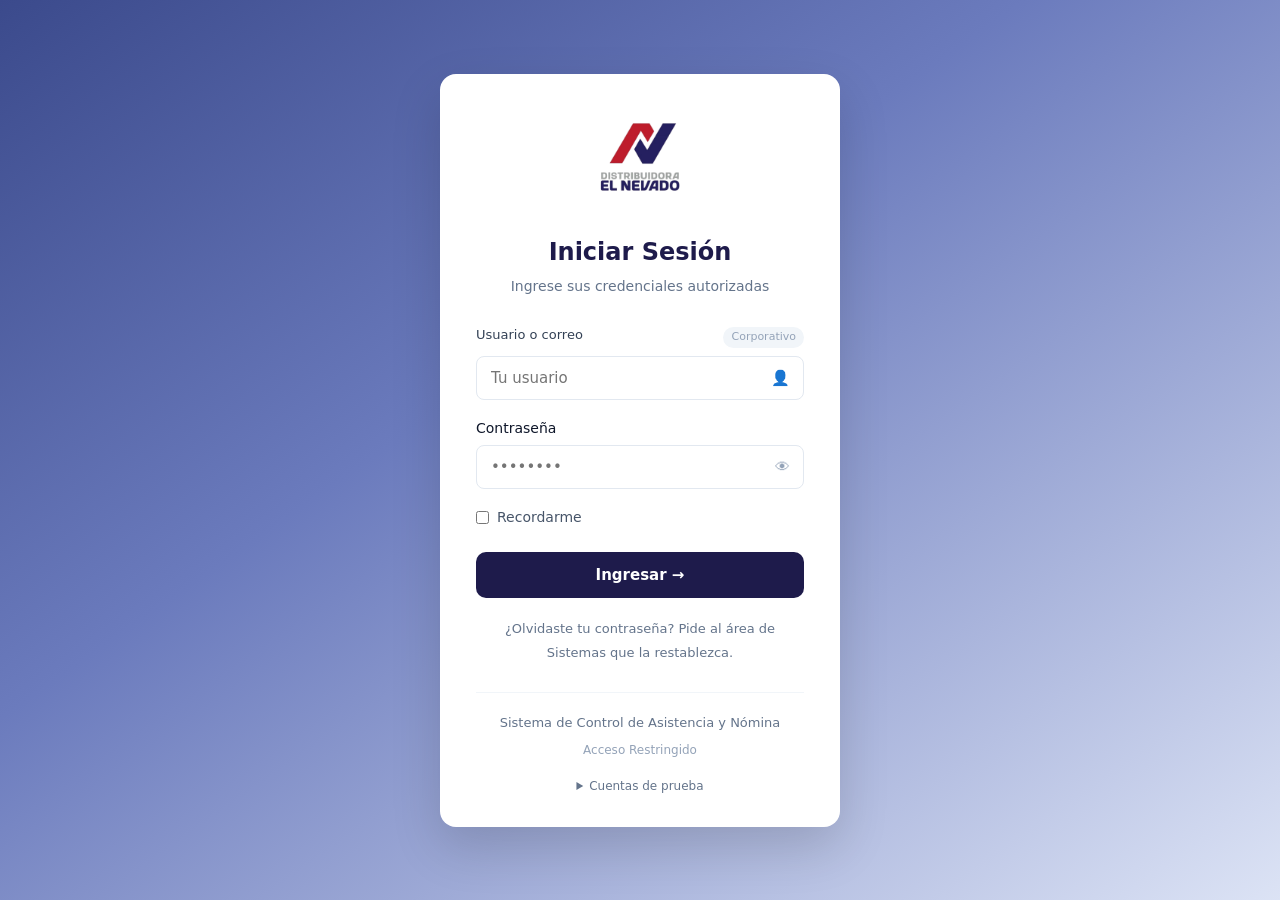
<file: Frontend/index.html>
<!DOCTYPE html>
<html lang="es">

<head>
    <meta charset="UTF-8">
    <meta name="viewport" content="width=device-width, initial-scale=1.0">
    <title>Iniciar Sesión | Distribuidora El Nevado</title>
    <link rel="stylesheet" href="recursos/main.css">
    <link rel="stylesheet" href="recursos/login.css">
    <!-- Sesión y permisos por rol (antes que cualquier otro script) -->
    <script src="recursos/sesion.js"></script>
</head>

<body class="login-page">

    <div class="login-container">
        <div class="login-card">

            <!-- Logo -->
            <div class="login-card__logo">
                <img src="recursos/logo.png" alt="El Nevado">
            </div>

            <!-- Título -->
            <h1 class="login-card__title">Iniciar Sesión</h1>
            <p class="login-card__subtitle">Ingrese sus credenciales autorizadas</p>

            <!-- Formulario -->
            <form class="login-form" id="loginForm" novalidate>

                <!-- Usuario -->
                <div class="form-group">
                    <div class="label-row">
                        <label for="usuario">Usuario o correo</label>
                        <span class="label-tag">Corporativo</span>
                    </div>
                    <div class="input-icon">
                        <input type="text" id="usuario" name="usuario" placeholder="Tu usuario" autocomplete="username"
                            required>
                        <span class="icon">👤</span>
                    </div>
                </div>

                <!-- Contraseña -->
                <div class="form-group">
                    <label for="password">Contraseña</label>
                    <div class="input-icon">
                        <input type="password" id="password" name="password" placeholder="••••••••" autocomplete="current-password" required>
                        <button type="button" class="toggle-password" id="togglePassword" aria-label="Mostrar contraseña">👁</button>
                    </div>
                </div>

                <!-- Recordarme -->
                <div class="form-row">
                    <label class="checkbox-label">
                        <input type="checkbox" name="recordarme" id="recordarme">
                        Recordarme
                    </label>
                </div>

                <p class="login-error hidden" id="loginError" role="alert"></p>

                <!-- Botón -->
                <button type="submit" class="btn btn--primary btn--full">
                    Ingresar →
                </button>

                <!-- Olvidé contraseña -->
                <div class="login-form__footer">
                    <span>¿Olvidaste tu contraseña? Pide al área de Sistemas que la restablezca.</span>
                </div>
            </form>

            <!-- Texto inferior -->
            <div class="login-card__bottom">
                <p>Sistema de Control de Asistencia y Nómina</p>
                <span>Acceso Restringido</span>
            </div>

            <!-- Cuentas de prueba: se quitan cuando exista el servidor -->
            <details class="login-demo">
                <summary>Cuentas de prueba</summary>
                <ul>
                    <li><strong>super</strong> / super123 · Super usuario</li>
                    <li><strong>rh</strong> / rh123 · Recursos Humanos</li>
                    <li><strong>admin01</strong> / admin123 · Admin sucursal 01</li>
                    <li><strong>admin05</strong> / admin123 · Admin sucursal 05</li>
                    <li><strong>sistemas</strong> / sistemas123 · Sistemas</li>
                </ul>
            </details>

        </div>
    </div>

    <script>
        const formulario = document.getElementById('loginForm');
        const mensajeError = document.getElementById('loginError');
        const campoPassword = document.getElementById('password');

        function mostrarError(texto) {
            mensajeError.textContent = texto;
            mensajeError.classList.remove('hidden');
        }

        formulario.addEventListener('submit', (evento) => {
            evento.preventDefault();
            const usuario = document.getElementById('usuario').value.trim();
            const contrasena = campoPassword.value;
            if (!usuario || !contrasena) return mostrarError('Escribe tu usuario y tu contraseña.');

            const resultado = iniciarSesion(usuario, contrasena, document.getElementById('recordarme').checked);
            if (resultado.error) {
                mostrarError(resultado.error);
                campoPassword.value = '';
                campoPassword.focus();
                return;
            }
            location.href = ROLES[resultado.usuario.rol].inicio;
        });

        document.getElementById('togglePassword').addEventListener('click', (evento) => {
            const mostrar = campoPassword.type === 'password';
            campoPassword.type = mostrar ? 'text' : 'password';
            evento.currentTarget.setAttribute('aria-label', mostrar ? 'Ocultar contraseña' : 'Mostrar contraseña');
        });
    </script>
</body>

</html>
</file>
<file: Frontend/recursos/main.css>
/* ===============================
   VARIABLES GLOBALES
================================ */
:root {
    --color-primary: #252060;
    /* Navy */
    --color-primary-dark: #1c184c;
    --color-danger: #BE1D2C;
    /* Rojo del logo */
    --color-success: #22C55E;
    --color-warning: #EAB308;
    --color-text: #0F172A;
    --color-text-light: #64748B;
    --color-border: #E2E8F0;
    --color-bg: #F8FAFC;
    --color-white: #FFFFFF;

    /* ---- Un color por concepto, el mismo en todas las páginas ----
       bg = fondo de la etiqueta · tx = texto · pt = punto, icono o barra */
    --asistencia-bg: #dcfce7;  --asistencia-tx: #15803d;  --asistencia-pt: #22c55e;   /* verde: asistió, a tiempo, activo */
    --retardo-bg: #fef3c7;     --retardo-tx: #b45309;     --retardo-pt: #f59e0b;      /* ámbar: retardo, salida temprana */
    --falta-bg: #fee2e2;       --falta-tx: #b91c1c;       --falta-pt: #ef4444;        /* rojo: falta, falta administrativa */
    --permiso-bg: #dbeafe;     --permiso-tx: #1d4ed8;     --permiso-pt: #3b82f6;      /* azul: permiso */
    --vacaciones-bg: #ede9fe;  --vacaciones-tx: #6d28d9;  --vacaciones-pt: #8b5cf6;   /* morado: vacaciones */
    --incapacidad-bg: #fce7f3; --incapacidad-tx: #be185d; --incapacidad-pt: #db2777;  /* rosa: incapacidad */
    --descanso-bg: #f1f5f9;    --descanso-tx: #64748b;    --descanso-pt: #cbd5e1;     /* gris: descanso */
    --baja-bg: #e2e8f0;        --baja-tx: #334155;                                    /* gris oscuro: baja */

    --radius: 10px;
    --shadow: 0 10px 30px rgba(0, 0, 0, 0.08);
    --transition: all 0.25s ease;
}

/* ===============================
   RESET BÁSICO
================================ */
*,
*::before,
*::after {
    margin: 0;
    padding: 0;
    box-sizing: border-box;
}

html {
    font-size: 16px;
}

body {
    font-family: 'Inter', system-ui, -apple-system, BlinkMacSystemFont, 'Segoe UI', Roboto, sans-serif;
    color: var(--color-text);
    background-color: var(--color-bg);
    line-height: 1.5;
    -webkit-font-smoothing: antialiased;
}

a {
    text-decoration: none;
    color: inherit;
}

img {
    max-width: 100%;
    display: block;
}

button,
input {
    font-family: inherit;
}

/* ===============================
   BOTONES
================================ */
.btn {
    display: inline-flex;
    align-items: center;
    justify-content: center;
    gap: 8px;
    padding: 12px 20px;
    border-radius: 8px;
    font-size: 15px;
    font-weight: 600;
    border: none;
    cursor: pointer;
    transition: var(--transition);
}

.btn--primary {
    background-color: var(--color-primary);
    color: var(--color-white);
}

.btn--primary:hover {
    background-color: var(--color-primary-dark);
}

.btn--full {
    width: 100%;
}

/* ===============================
   FORMULARIOS
================================ */
.form-group {
    margin-bottom: 18px;
}

.form-group label {
    display: block;
    font-size: 14px;
    font-weight: 500;
    margin-bottom: 6px;
    color: var(--color-text);
}

.form-group input[type="text"],
.form-group input[type="password"],
.form-group input[type="email"] {
    width: 100%;
    padding: 12px 14px;
    border: 1px solid var(--color-border);
    border-radius: 8px;
    font-size: 15px;
    transition: var(--transition);
    background-color: var(--color-white);
}

.form-group input:focus {
    outline: none;
    border-color: var(--color-primary);
    box-shadow: 0 0 0 3px rgba(37, 32, 96, 0.12);
}

.form-group--checkbox {
    display: flex;
    align-items: center;
    gap: 8px;
    margin-bottom: 22px;
}

.form-group--checkbox label {
    margin-bottom: 0;
    font-weight: 400;
    cursor: pointer;
}
/* ===============================
   COLORES POR CONCEPTO
   Se usan sobre cualquier etiqueta, píldora o punto para que
   vacaciones, incapacidad, permiso, etc. se vean igual en todo el sistema.
================================ */
.color-asistencia { background: var(--asistencia-bg) !important; color: var(--asistencia-tx) !important; }
.color-retardo { background: var(--retardo-bg) !important; color: var(--retardo-tx) !important; }
.color-falta { background: var(--falta-bg) !important; color: var(--falta-tx) !important; }
.color-permiso { background: var(--permiso-bg) !important; color: var(--permiso-tx) !important; }
.color-vacaciones { background: var(--vacaciones-bg) !important; color: var(--vacaciones-tx) !important; }
.color-incapacidad { background: var(--incapacidad-bg) !important; color: var(--incapacidad-tx) !important; }
.color-descanso { background: var(--descanso-bg) !important; color: var(--descanso-tx) !important; }
.color-baja { background: var(--baja-bg) !important; color: var(--baja-tx) !important; }

/* Cifras e iconos de las tarjetas */
.kpi-card__value.asistencia { color: var(--asistencia-tx); }
.kpi-card__value.retardo { color: var(--retardo-tx); }
.kpi-card__value.falta { color: var(--falta-tx); }
.kpi-card__value.permiso { color: var(--permiso-tx); }
.kpi-card__value.vacaciones { color: var(--vacaciones-tx); }
.kpi-card__value.incapacidad { color: var(--incapacidad-tx); }

/* Sucursal del admin: texto fijo en lugar de lista desplegable */
.sucursal-fija {
    display: inline-flex;
    align-items: center;
    gap: 6px;
    padding: 8px 14px;
    border-radius: 999px;
    background: #eef2ff;
    color: #252060;
    font-size: 14px;
    font-weight: 700;
    white-space: nowrap;
}

.sucursal-fija::before {
    content: '📍';
    font-size: 13px;
}
</file>
<file: Frontend/recursos/login.css>
/* ===============================
   PÁGINA DE LOGIN
================================ */
.login-page {
    min-height: 100vh;
    display: flex;
    align-items: center;
    justify-content: center;
    background: linear-gradient(145deg, #3b4a8c 0%, #6b7bbd 40%, #dce3f5 100%);
    padding: 20px;
    font-family: 'Inter', system-ui, sans-serif;
}

.login-container {
    width: 100%;
    max-width: 400px;
}

/* ===============================
   CARD
================================ */
.login-card {
    background: #ffffff;
    border-radius: 16px;
    padding: 40px 36px 32px;
    box-shadow: 0 20px 50px rgba(0, 0, 0, 0.15);
    text-align: center;
}

/* Logo */
.login-card__logo {
    margin-bottom: 20px;
}

.login-card__logo img {
    height: 100px;
    margin: 0 auto;
}

/* Título */
.login-card__title {
    font-size: 24px;
    font-weight: 700;
    color: #1e1b4b;
    margin-bottom: 6px;
}

.login-card__subtitle {
    font-size: 14px;
    color: #64748b;
    margin-bottom: 28px;
}

/* Formulario */
.login-form {
    text-align: left;
}

/* Labels */
.label-row {
    display: flex;
    justify-content: space-between;
    align-items: center;
    margin-bottom: 6px;
}

.label-row label {
    font-size: 13px;
    font-weight: 500;
    color: #334155;
}

.label-tag {
    font-size: 11px;
    color: #94a3b8;
    background: #f1f5f9;
    padding: 2px 8px;
    border-radius: 20px;
}

/* Inputs con icono */
.input-icon {
    position: relative;
}

.input-icon input {
    width: 100%;
    padding: 12px 42px 12px 14px;
    border: 1px solid #e2e8f0;
    border-radius: 10px;
    font-size: 14px;
    background: #f8fafc;
    transition: all 0.2s ease;
}

.input-icon input:focus {
    outline: none;
    border-color: #252060;
    background: #fff;
    box-shadow: 0 0 0 3px rgba(37, 32, 96, 0.1);
}

.input-icon .icon,
.input-icon .toggle-password {
    position: absolute;
    right: 14px;
    top: 50%;
    transform: translateY(-50%);
    background: none;
    border: none;
    cursor: pointer;
    font-size: 15px;
    color: #94a3b8;
}

/* Recordarme + En línea */
.form-row {
    display: flex;
    justify-content: space-between;
    align-items: center;
    margin: 18px 0 24px;
}

.checkbox-label {
    display: flex;
    align-items: center;
    gap: 8px;
    font-size: 14px;
    color: #475569;
    cursor: pointer;
}

.status-online {
    display: flex;
    align-items: center;
    gap: 6px;
    font-size: 13px;
    color: #16a34a;
    font-weight: 500;
}

.status-online .dot {
    width: 8px;
    height: 8px;
    background: #22c55e;
    border-radius: 50%;
}

/* Botón */
.btn--primary {
    background: #1e1b4b;
    color: white;
    padding: 14px;
    border-radius: 10px;
    font-size: 15px;
    font-weight: 600;
    border: none;
    cursor: pointer;
    transition: all 0.2s ease;
}

.btn--primary:hover {
    background: #312e81;
}

.btn--full {
    width: 100%;
}

/* Footer del form */
.login-form__footer {
    margin-top: 18px;
    text-align: center;
}

.login-form__footer a {
    font-size: 13px;
    color: #64748b;
}

.login-form__footer a:hover {
    color: #BE1D2C;
}

/* Texto inferior */
.login-card__bottom {
    margin-top: 28px;
    padding-top: 20px;
    border-top: 1px solid #f1f5f9;
}

.login-card__bottom p {
    font-size: 13px;
    color: #64748b;
    margin-bottom: 4px;
}

.login-card__bottom span {
    font-size: 12px;
    color: #94a3b8;
}
/* ===============================
   ERROR Y CUENTAS DE PRUEBA
================================ */
.hidden {
    display: none;
}

.login-error {
    margin: -8px 0 16px;
    padding: 10px 12px;
    border-radius: 8px;
    background: #fef2f2;
    border: 1px solid #fecaca;
    color: #b91c1c;
    font-size: 13px;
}

.login-form__footer span {
    font-size: 13px;
    color: #64748b;
}

.login-demo {
    margin-top: 16px;
    font-size: 12px;
    color: #64748b;
    text-align: left;
}

.login-demo summary {
    cursor: pointer;
    text-align: center;
}

.login-demo ul {
    margin: 10px 0 0;
    padding-left: 18px;
    line-height: 1.8;
}
</file>
<file: Frontend/recursos/inicio.css>
/* ===============================
   LAYOUT PRINCIPAL
================================ */
body {
    display: flex;
    min-height: 100vh;
    background-color: #f8fafc;
}

/* ===============================
   SIDEBAR
   Los espacios se ajustan a la altura de la pantalla (vh)
   para que todo el panel se vea sin desplazarse.
================================ */
.sidebar {
    width: 260px;
    background-color: #1e1b4b;
    color: white;
    display: flex;
    flex-direction: column;
    position: fixed;
    top: 0;
    left: 0;
    bottom: 0;
    z-index: 100;
    /* Solo por seguridad en pantallas muy bajas */
    overflow-y: auto;
    scrollbar-width: thin;
    scrollbar-color: rgba(255, 255, 255, 0.2) transparent;
}

.sidebar__logo {
    padding: clamp(10px, 2vh, 16px) 16px clamp(4px, 1vh, 8px);
    display: flex;
    justify-content: center;
    align-items: center;
    flex-shrink: 0;
}

.sidebar__logo img {
    width: 100%;
    max-width: clamp(96px, 17vh, 140px);
    height: auto;
    background: white;
    padding: clamp(6px, 1.2vh, 10px) 14px;
    border-radius: 12px;
    object-fit: contain;
    box-shadow: 0 2px 8px rgba(0, 0, 0, 0.08);
}

.sidebar__nav {
    flex: 1;
    padding: clamp(6px, 1.5vh, 12px) 12px;
    display: flex;
    flex-direction: column;
    gap: clamp(1px, 0.5vh, 4px);
}

.nav-item {
    display: flex;
    align-items: center;
    gap: 12px;
    padding: clamp(6px, 1.3vh, 11px) 16px;
    white-space: nowrap;
    border-radius: 10px;
    color: #c7d2fe;
    font-size: 14.5px;
    font-weight: 500;
    transition: all 0.2s ease;
}

.nav-item:hover {
    background-color: rgba(255, 255, 255, 0.08);
    color: white;
}

.nav-item.active {
    background-color: #312e81;
    color: white;
}

.nav-icon {
    font-size: 18px;
    width: 22px;
    text-align: center;
}

/* Usuario: avatar y nombre en una fila, "Cerrar sesión" debajo */
.sidebar__user {
    margin-top: auto;
    padding: clamp(8px, 1.8vh, 14px) 16px clamp(10px, 2vh, 16px);
    border-top: 1px solid rgba(255, 255, 255, 0.1);
    display: grid;
    grid-template-columns: 40px 1fr;
    align-items: center;
    column-gap: 12px;
    flex-shrink: 0;
}

.user-avatar {
    width: 40px;
    height: 40px;
    background: #4338ca;
    color: white;
    border-radius: 50%;
    display: flex;
    align-items: center;
    justify-content: center;
    font-weight: 600;
    font-size: 15px;
}

.user-info {
    grid-column: 2 / -1;
    min-width: 0;
}

.user-info strong {
    display: block;
    font-size: 14px;
    color: white;
}

.user-info span {
    font-size: 12px;
    color: #a5b4fc;
}

.btn-logout {
    display: inline-flex;
    align-items: center;
    gap: 6px;
    margin-top: clamp(8px, 1.5vh, 12px);
    padding: 7px 12px;
    background-color: #BE1D2C;
    color: white !important;
    border-radius: 8px;
    font-size: 13px;
    font-weight: 500;
    text-decoration: none;
    transition: background-color 0.2s ease;
}

.sidebar__user .btn-logout {
    grid-column: 1 / -1;
    justify-self: start;
    white-space: nowrap;
}

.btn-logout:hover {
    background-color: #9f1825;
}

/* Aviso del servidor debajo de "Configuración": "En línea" / "Sin conexión"
   (lo agrega recursos/estado-servidor.js) */
.server-status {
    align-self: flex-start;
    display: inline-flex;
    align-items: center;
    gap: 6px;
    margin: clamp(4px, 1vh, 10px) 0 0 12px;
    padding: 5px 10px;
    border-radius: 999px;
    border: 1px solid rgba(255, 255, 255, 0.12);
    background: rgba(255, 255, 255, 0.06);
    color: #e0e7ff;
    font: inherit;
    font-size: 12px;
    font-weight: 600;
    white-space: nowrap;
    cursor: pointer;
}

.server-status__dot {
    width: 8px;
    height: 8px;
    border-radius: 50%;
    background: #94a3b8;
    flex-shrink: 0;
}

.server-status--ok .server-status__dot {
    background: #22c55e;
    box-shadow: 0 0 0 3px rgba(34, 197, 94, 0.25);
}

.server-status--error {
    background: rgba(220, 38, 38, 0.25);
    border-color: rgba(248, 113, 113, 0.7);
    color: #fecaca;
}

.server-status--error .server-status__dot {
    background: #f87171;
    animation: servidorAlerta 1.2s ease-in-out infinite;
}

@keyframes servidorAlerta {
    0%, 100% { box-shadow: 0 0 0 0 rgba(248, 113, 113, 0.6); }
    50% { box-shadow: 0 0 0 5px rgba(248, 113, 113, 0); }
}

/* ===============================
   CONTENIDO PRINCIPAL
================================ */
.main-content {
    flex: 1;
    margin-left: 260px;
    min-height: 100vh;
}

/* Header */
.header {
    display: flex;
    justify-content: space-between;
    align-items: center;
    padding: 18px 32px;
    background: white;
    border-bottom: 1px solid #e2e8f0;
    position: sticky;
    top: 0;
    z-index: 50;
}

.header__left {
    display: flex;
    align-items: center;
    gap: 12px;
}

.header__left h1 {
    font-size: 22px;
    font-weight: 700;
    color: #0f172a;
}

.header__right {
    display: flex;
    align-items: center;
    gap: 20px;
}

.search-box input {
    padding: 10px 16px 10px 38px;
    border: 1px solid #e2e8f0;
    border-radius: 10px;
    width: 240px;
    font-size: 14px;
    background: #f8fafc url('data:image/svg+xml;utf8,<svg xmlns="http://www.w3.org/2000/svg" width="16" height="16" fill="%2394a3b8" viewBox="0 0 16 16"><path d="M11.742 10.344a6.5 6.5 0 1 0-1.397 1.398h-.001l3.85 3.85a1 1 0 0 0 1.415-1.414l-3.85-3.85zm-5.242.656a5 5 0 1 1 0-10 5 5 0 0 1 0 10z"/></svg>') no-repeat 12px center;
}

.search-box input:focus {
    outline: none;
    border-color: #252060;
    background-color: white;
}

.header-date {
    font-size: 14px;
    color: #64748b;
}

.btn-notification {
    background: none;
    border: none;
    font-size: 18px;
    cursor: pointer;
    position: relative;
}

/* Contador de solicitudes por atender */
.contador-campana {
    position: absolute;
    top: -6px;
    right: -8px;
    min-width: 18px;
    height: 18px;
    padding: 0 5px;
    border-radius: 999px;
    background: #dc2626;
    color: #fff;
    font-size: 11px;
    font-weight: 700;
    line-height: 18px;
    text-align: center;
}

/* ===============================
   CONTENIDO
================================ */
.content {
    padding: 28px 32px;
}

.section-header {
    display: flex;
    justify-content: space-between;
    align-items: flex-start;
    margin-bottom: 24px;
}

.section-header h2 {
    font-size: 18px;
    font-weight: 700;
    color: #0f172a;
    margin-bottom: 4px;
}

.section-header p {
    font-size: 14px;
    color: #64748b;
}

.section-header__right {
    display: flex;
    align-items: center;
    gap: 20px;
}

/* Filtro de sucursales */
.filtro-sucursal {
    display: flex;
    align-items: center;
    gap: 8px;
}

.filtro-sucursal label {
    font-size: 13px;
    font-weight: 600;
    color: #64748b;
}

.filtro-sucursal select {
    padding: 9px 12px;
    border: 1px solid #e2e8f0;
    border-radius: 10px;
    font-size: 14px;
    color: #334155;
    background: white;
    cursor: pointer;
}

.filtro-sucursal select:focus {
    outline: none;
    border-color: #252060;
}

/* ===============================
   KPI CARDS
================================ */
.kpi-grid {
    display: grid;
    grid-template-columns: repeat(5, 1fr);
    gap: 16px;
    margin-bottom: 28px;
}

.kpi-card {
    background: white;
    border-radius: 14px;
    padding: 18px 20px;
    box-shadow: 0 1px 3px rgba(0, 0, 0, 0.04);
    border: 1px solid #f1f5f9;
    transition: all 0.2s ease;
    cursor: pointer;
}

.kpi-card--active {
    border: 1.5px solid #1e1b4b;
    box-shadow: 0 4px 12px rgba(30, 27, 75, 0.12);
}

.kpi-card:hover {
    box-shadow: 0 4px 12px rgba(0, 0, 0, 0.06);
    transform: translateY(-2px);
}

.kpi-card--highlight {
    border: 1.5px solid #818cf8;
}

.kpi-card__header {
    display: flex;
    justify-content: space-between;
    align-items: center;
    margin-bottom: 10px;
    font-size: 13px;
    color: #64748b;
    font-weight: 500;
}

.kpi-card__value {
    font-size: 32px;
    font-weight: 700;
    line-height: 1.1;
    margin-bottom: 6px;
}

.kpi-card__value.success {
    color: #16a34a;
}

.kpi-card__value.warning {
    color: #d97706;
}

.kpi-card__value.danger {
    color: #dc2626;
}

.kpi-card__value.info {
    color: #4f46e5;
}

.kpi-card__trend {
    font-size: 13px;
    color: #64748b;
}

.kpi-card__trend.up {
    color: #16a34a;
}

.kpi-card__trend.down {
    color: #dc2626;
}

/* ===============================
   CARD + TABLA
================================ */
.card {
    background: white;
    border-radius: 14px;
    border: 1px solid #f1f5f9;
    box-shadow: 0 1px 3px rgba(0, 0, 0, 0.04);
    overflow: hidden;
}

.card__header {
    display: flex;
    justify-content: space-between;
    align-items: flex-start;
    padding: 20px 24px;
    border-bottom: 1px solid #f1f5f9;
}

.card__header h3 {
    font-size: 16px;
    font-weight: 700;
    color: #0f172a;
    margin-bottom: 4px;
}

.card__subtitle {
    font-size: 13px;
    color: #64748b;
    margin-top: 4px;
}

.badge-soft {
    display: inline-block;
    background: #e0e7ff;
    color: #4338ca;
    font-size: 12px;
    font-weight: 500;
    padding: 3px 10px;
    border-radius: 20px;
    margin-left: 8px;
}

.card__actions {
    display: flex;
    align-items: center;
    gap: 14px;
}

/* Tabla */
.table-responsive {
    overflow-x: auto;
}

.table {
    width: 100%;
    border-collapse: collapse;
}

.table th {
    text-align: left;
    padding: 14px 20px;
    font-size: 12px;
    font-weight: 600;
    color: #64748b;
    text-transform: uppercase;
    letter-spacing: 0.03em;
    background: #f8fafc;
    border-bottom: 1px solid #e2e8f0;
}

.table td {
    padding: 16px 20px;
    font-size: 14px;
    color: #334155;
    border-bottom: 1px solid #f1f5f9;
}

.employee-id {
    font-weight: 600;
    color: #1e1b4b;
    white-space: nowrap;
}

.table .fila-vacia td {
    text-align: center;
    color: #94a3b8;
    font-style: italic;
}

.card__actions .btn {
    text-decoration: none;
    display: inline-block;
}

.employee-cell {
    display: flex;
    align-items: center;
    gap: 12px;
}

.avatar {
    width: 36px;
    height: 36px;
    background: #e0e7ff;
    color: #4338ca;
    border-radius: 50%;
    display: flex;
    align-items: center;
    justify-content: center;
    font-size: 13px;
    font-weight: 600;
}

/* Badges */
.badge {
    display: inline-block;
    padding: 4px 12px;
    border-radius: 20px;
    font-size: 12px;
    font-weight: 600;
}

.badge--success {
    background: #dcfce7;
    color: #16a34a;
}

.badge--warning {
    background: #fef3c7;
    color: #d97706;
}

.badge--danger {
    background: #fee2e2;
    color: #dc2626;
}

/* Footer de tabla */
.table-footer {
    display: flex;
    justify-content: space-between;
    align-items: center;
    padding: 16px 24px;
    font-size: 13px;
    color: #64748b;
}

.pagination {
    display: flex;
    gap: 6px;
}

.pagination button {
    padding: 6px 12px;
    border: 1px solid #e2e8f0;
    background: white;
    border-radius: 8px;
    font-size: 13px;
    cursor: pointer;
    transition: all 0.15s;
}

.pagination button.active {
    background: #1e1b4b;
    color: white;
    border-color: #1e1b4b;
}

.pagination button:hover:not(.active) {
    background: #f8fafc;
}

/* Botones */
.btn {
    padding: 9px 16px;
    border-radius: 8px;
    font-size: 13.5px;
    font-weight: 500;
    cursor: pointer;
    border: none;
    transition: all 0.2s;
}

.btn--primary {
    background: #1e1b4b;
    color: white;
}

.btn--primary:hover {
    background: #312e81;
}

.btn--outline {
    background: white;
    border: 1px solid #e2e8f0;
    color: #334155;
}

.btn--outline:hover {
    background: #f8fafc;
}

/* ===============================
   RESPONSIVE
================================ */
@media (max-width: 1200px) {
    .kpi-grid {
        grid-template-columns: repeat(3, 1fr);
    }
}

@media (max-width: 900px) {
    .sidebar {
        width: 80px;
    }

    /* Solo íconos: el texto del menú no está en un <span>, se oculta con el tamaño de letra */
    .sidebar__nav .nav-item {
        font-size: 0;
        justify-content: center;
        padding: clamp(6px, 1.3vh, 12px) 0;
    }

    .sidebar__nav .nav-icon {
        font-size: 20px;
    }

    .sidebar__user {
        grid-template-columns: 1fr;
        justify-items: center;
    }

    .user-info,
    .btn-logout {
        display: none;
    }

    /* Panel angosto: el aviso queda como un punto de color (el detalle en el texto emergente) */
    .server-status {
        align-self: center;
        margin-left: 0;
        padding: 8px;
    }

    .server-status__text {
        display: none;
    }

    .main-content {
        margin-left: 80px;
    }

    .kpi-grid {
        grid-template-columns: repeat(2, 1fr);
    }
}
</file>
<file: Frontend/recursos/asistencia.css>
/* ===============================
   PÁGINA DE ASISTENCIA
================================ */

/* Evita que una tabla ancha empuje toda la página: se desplaza dentro de su tarjeta */
.main-content {
    min-width: 0;
}

/* Header de página */
.page-header {
    display: flex;
    justify-content: space-between;
    align-items: flex-start;
    margin-bottom: 28px;
    gap: 20px;
}

.title-row {
    display: flex;
    align-items: center;
    gap: 12px;
    margin-bottom: 6px;
}

.title-row h1 {
    font-size: 24px;
    font-weight: 700;
    color: #0f172a;
}

.page-actions {
    display: flex;
    gap: 10px;
    flex-shrink: 0;
}

/* KPI de 5 columnas */
.kpi-grid--5 {
    grid-template-columns: repeat(5, 1fr);
    margin-bottom: 24px;
}

.kpi-card__value small {
    font-size: 18px;
    font-weight: 500;
    color: #94a3b8;
}

.kpi-card__value.incapacity {
    color: var(--incapacidad-tx);
}

.kpi-card__footer {
    display: flex;
    flex-direction: column;
    gap: 4px;
    margin-top: 10px;
    font-size: 12.5px;
    color: #64748b;
}

/* ===============================
   FILTROS
================================ */
.filters-bar {
    display: flex;
    justify-content: space-between;
    align-items: center;
    margin-bottom: 20px;
    gap: 16px;
    flex-wrap: wrap;
}

.filter-tabs {
    display: flex;
    background: #f1f5f9;
    padding: 4px;
    border-radius: 10px;
    gap: 2px;
}

.filter-tab {
    padding: 8px 16px;
    border: none;
    background: transparent;
    border-radius: 8px;
    font-size: 13.5px;
    font-weight: 500;
    color: #64748b;
    cursor: pointer;
    transition: all 0.2s;
}

.filter-tab.active {
    background: white;
    color: #0f172a;
    box-shadow: 0 1px 3px rgba(0, 0, 0, 0.08);
}

.filter-tab:hover:not(.active) {
    color: #0f172a;
}

.filter-selects {
    display: flex;
    align-items: center;
    gap: 12px;
    flex-wrap: wrap;
}

.filter-selects select {
    padding: 8px 32px 8px 12px;
    border: 1px solid #e2e8f0;
    border-radius: 8px;
    font-size: 13.5px;
    background: white;
    color: #334155;
    cursor: pointer;
}

/* Periodo que se está viendo (fecha, semana o mes) */
.last-sync {
    font-size: 13px;
    font-weight: 600;
    color: #475569;
}

/* ===============================
   TABS DE LA TABLA
================================ */
.table-tabs {
    display: flex;
    gap: 6px;
    flex-wrap: wrap;
}

.table-tab {
    padding: 7px 14px;
    border: none;
    background: transparent;
    border-radius: 20px;
    font-size: 13px;
    font-weight: 500;
    color: #64748b;
    cursor: pointer;
    transition: all 0.2s;
}

.table-tab.active {
    background: #1e1b4b;
    color: white;
}

.table-tab:hover:not(.active) {
    background: #f1f5f9;
    color: #0f172a;
}

/* ===============================
   TABLA DE ASISTENCIA
================================ */
#tabla-registros th,
#tabla-registros td {
    padding-left: 14px;
    padding-right: 14px;
}

#tabla-registros tbody tr[data-id] {
    cursor: pointer;
}

#tabla-registros tbody tr[data-id]:hover {
    background: #f8fafc;
}

.col-hora {
    white-space: nowrap;
}

/* Columnas numéricas del resumen semanal/mensual */
.col-num {
    text-align: center !important;
    white-space: nowrap;
}

.employee-id {
    font-weight: 700;
    color: #1e1b4b;
    white-space: nowrap;
}

.time-ok {
    color: var(--asistencia-tx);
    font-weight: 600;
}

.time-late {
    color: var(--retardo-tx);
    font-weight: 600;
}

.time-late small {
    font-weight: 500;
    font-size: 12px;
}

.time-danger {
    color: #dc2626;
    font-weight: 600;
}

.time-info {
    color: #4f46e5;
    font-weight: 600;
}

.time-missing {
    color: #94a3b8;
}

/* Permisos, incapacidades y vacaciones: no checan */
.no-check {
    color: #94a3b8;
    font-style: italic;
}

.table-empty {
    text-align: center;
    padding: 40px !important;
    color: #94a3b8;
}

.status-dot {
    display: inline-block;
    width: 8px;
    height: 8px;
    border-radius: 50%;
    margin-right: 6px;
}

.status-dot.success { background: #22c55e; }
.status-dot.warning { background: #f59e0b; }
.status-dot.danger { background: #ef4444; }
.status-dot.info { background: #6366f1; }
.status-dot.muted { background: #cbd5e1; }

/* Un punto por concepto, con los colores de recursos/main.css */
.status-dot.asistencia { background: var(--asistencia-pt); }
.status-dot.retardo { background: var(--retardo-pt); }
.status-dot.falta { background: var(--falta-pt); }
.status-dot.permiso { background: var(--permiso-pt); }
.status-dot.incapacidad { background: var(--incapacidad-pt); }
.status-dot.vacaciones { background: var(--vacaciones-pt); }
.status-dot.descanso { background: var(--descanso-pt); }

.pill {
    display: inline-block;
    padding: 3px 10px;
    border-radius: 999px;
    font-size: 12px;
    font-weight: 600;
}

.pill--success { background: #dcfce7; color: #15803d; }
.pill--muted { background: #f1f5f9; color: #475569; }

/* ===============================
   BOTONES EXTRA
================================ */
.btn--outline {
    background: white;
    border: 1px solid #e2e8f0;
    color: #334155;
    padding: 9px 16px;
    border-radius: 8px;
    font-size: 13.5px;
    font-weight: 500;
    cursor: pointer;
    transition: all 0.2s;
}

.btn--outline:hover {
    background: #f8fafc;
    border-color: #cbd5e1;
}

.btn--primary {
    background: #1e1b4b;
    color: white;
    padding: 9px 16px;
    border-radius: 8px;
    font-size: 13.5px;
    font-weight: 500;
    border: none;
    cursor: pointer;
    transition: all 0.2s;
}

.btn--primary:hover {
    background: #312e81;
}

/* ===============================
   RESPONSIVE
================================ */
@media (max-width: 1300px) {
    .kpi-grid--5 {
        grid-template-columns: repeat(3, 1fr);
    }
}

@media (max-width: 1200px) {
    .page-header {
        flex-direction: column;
    }
}

@media (max-width: 768px) {
    .kpi-grid--5 {
        grid-template-columns: repeat(2, 1fr);
    }

    .filters-bar {
        flex-direction: column;
        align-items: flex-start;
    }
}

.kpi-card {
    cursor: pointer;
    transition: all 0.2s ease;
}

.kpi-card--active {
    border: 2px solid #4f46e5 !important;
    box-shadow: 0 0 0 4px rgba(79, 70, 229, 0.15);
}
</file>
<file: Frontend/recursos/lista-asistencia.css>
/* ===============================
   LISTA DE ASISTENCIA SEMANAL (ventana y hoja para PDF)
   Los colores de cada concepto vienen de main.css
================================ */

/* ---------- Ventana ---------- */
.lista-modal {
    position: fixed;
    inset: 0;
    z-index: 2100;
    display: grid;
    place-items: center;
    padding: 20px;
    background: rgba(15, 23, 42, 0.55);
}

.lista-modal__caja {
    display: flex;
    flex-direction: column;
    width: min(1180px, 100%);
    max-height: 100%;
    background: #fff;
    border-radius: 16px;
    box-shadow: 0 24px 60px rgba(15, 23, 42, 0.3);
    overflow: hidden;
}

.lista-modal__barra {
    display: flex;
    align-items: flex-end;
    justify-content: space-between;
    gap: 16px;
    flex-wrap: wrap;
    padding: 18px 22px;
    border-bottom: 1px solid #e2e8f0;
}

.lista-modal__barra h3 {
    margin: 0 0 2px;
    font-size: 19px;
    color: #0f172a;
}

.lista-modal__barra p {
    margin: 0;
    font-size: 13px;
    color: #64748b;
}

.lista-controles {
    display: flex;
    align-items: flex-end;
    gap: 12px;
    flex-wrap: wrap;
}

.lista-controles label {
    display: block;
    margin-bottom: 4px;
    font-size: 12px;
    font-weight: 600;
    color: #475569;
}

.lista-controles select {
    padding: 9px 12px;
    border: 1px solid #e2e8f0;
    border-radius: 10px;
    background: #fff;
    font-size: 14px;
}

.lista-modos {
    display: inline-flex;
    padding: 3px;
    border-radius: 10px;
    background: #f1f5f9;
}

.lista-modos label {
    margin: 0;
    cursor: pointer;
}

.lista-modos input {
    position: absolute;
    opacity: 0;
    pointer-events: none;
}

.lista-modos span {
    display: block;
    padding: 7px 12px;
    border-radius: 8px;
    font-size: 13px;
    font-weight: 600;
    color: #475569;
}

.lista-modos input:checked + span {
    background: #fff;
    color: #252060;
    box-shadow: 0 1px 3px rgba(15, 23, 42, 0.15);
}

.lista-modos input:focus-visible + span {
    outline: 2px solid #252060;
}

.lista-modal__vista {
    flex: 1;
    overflow: auto;
    padding: 18px;
    background: #e2e8f0;
}

.lista-modal__vista .lista-hoja {
    margin: 0 auto;
    box-shadow: 0 6px 20px rgba(15, 23, 42, 0.18);
}

.lista-modal__acciones {
    display: flex;
    align-items: center;
    justify-content: space-between;
    gap: 12px;
    flex-wrap: wrap;
    padding: 14px 22px;
    border-top: 1px solid #e2e8f0;
}

.lista-modal__acciones p {
    margin: 0;
    font-size: 12.5px;
    color: #64748b;
}

.lista-modal__acciones div {
    display: flex;
    gap: 10px;
}

/* ---------- La hoja (en pantalla y en el PDF) ---------- */
.lista-hoja {
    width: 1120px;
    padding: 18px 20px;
    background: #fff;
    color: #0f172a;
    font-size: 11px;
    line-height: 1.3;
    -webkit-print-color-adjust: exact;
    print-color-adjust: exact;
}

.la-encabezado {
    display: grid;
    grid-template-columns: auto 1fr 1.4fr;
    align-items: center;
    gap: 16px;
    padding: 7px 14px;
    border-radius: 10px;
    background: #252060;
    color: #fff;
}

.la-encabezado img {
    width: 62px;
    padding: 5px;
    border-radius: 8px;
    background: #fff;
}

.la-encabezado h2 {
    margin: 0;
    font-size: 19px;
    letter-spacing: 0.04em;
    text-transform: uppercase;
}

.la-encabezado p {
    margin: 2px 0 0;
    font-size: 11px;
    color: #c7d2fe;
}

.la-semana {
    text-align: right;
}

.la-semana p {
    font-size: 12.5px;
    font-weight: 700;
    color: #fff;
}

.la-tarjetas {
    display: grid;
    grid-auto-flow: column;
    grid-auto-columns: 1fr;
    gap: 8px;
    margin: 8px 0;
}

.la-tarjeta {
    padding: 5px 10px;
    border: 1px solid #e2e8f0;
    border-left: 4px solid #cbd5e1;
    border-radius: 8px;
    background: #f8fafc;
}

.la-tarjeta {
    display: flex;
    align-items: baseline;
    gap: 6px;
}

.la-tarjeta strong {
    font-size: 15px;
}

.la-tarjeta span {
    font-size: 9.5px;
    line-height: 1.15;
    color: #475569;
}

.la-tarjeta--asistencia { border-left-color: var(--asistencia-pt); }
.la-tarjeta--asistencia strong { color: var(--asistencia-tx); }
.la-tarjeta--retardo { border-left-color: var(--retardo-pt); }
.la-tarjeta--retardo strong { color: var(--retardo-tx); }
.la-tarjeta--falta { border-left-color: var(--falta-pt); }
.la-tarjeta--falta strong { color: var(--falta-tx); }
.la-tarjeta--incapacidad { border-left-color: var(--incapacidad-pt); }
.la-tarjeta--incapacidad strong { color: var(--incapacidad-tx); }
.la-tarjeta--vacaciones { border-left-color: var(--vacaciones-pt); }
.la-tarjeta--vacaciones strong { color: var(--vacaciones-tx); }
.la-tarjeta--permiso { border-left-color: var(--permiso-pt); }
.la-tarjeta--permiso strong { color: var(--permiso-tx); }

.la-tabla {
    width: 100%;
    border-collapse: collapse;
    table-layout: fixed;
}

.la-tabla th,
.la-tabla td {
    border: 1px solid #94a3b8;
    padding: 2px 4px;
    text-align: center;
    vertical-align: middle;
}

.la-tabla thead th {
    background: #252060;
    color: #fff;
    font-size: 10.5px;
    text-transform: uppercase;
    letter-spacing: 0.03em;
}

.la-tabla thead .la-th-fecha,
.la-tabla thead .la-th-total {
    background: #e0e7ff;
    color: #1e1b4b;
    text-transform: none;
}

.la-tabla thead .la-th-hoy {
    background: #fde68a;
}

.la-tabla td.la-num { color: #475569; }

.la-grupo td {
    background: #f1f5f9;
    font-weight: 800;
    font-size: 11px;
    letter-spacing: 0.05em;
    text-transform: uppercase;
    color: #252060;
}

.la-tabla td.la-nombre {
    text-align: left;
    font-weight: 700;
    text-transform: uppercase;
    color: #1e3a8a;
}

.la-nombre span {
    font-size: 10.5px;
}

/* El ID va en el mismo renglón, a la derecha, para no hacer más alto el renglón */
.la-nombre small {
    float: right;
    margin-left: 6px;
    font-size: 8.5px;
    font-weight: 500;
    line-height: 14px;
    text-transform: none;
    color: #64748b;
}

.la-ingreso {
    font-weight: 600;
    color: #1e3a8a;
}

.la-puesto {
    font-size: 9px;
    line-height: 1.15;
    font-weight: 700;
    text-transform: uppercase;
}

.la-dia {
    height: 27px;
    font-size: 10px;
}

.la-dia strong,
.la-dia small {
    display: block;
}

.la-dia strong {
    white-space: nowrap;
}

.la-dia strong {
    font-size: 9.5px;
}

.la-dia small {
    font-size: 8.5px;
    font-weight: 600;
    opacity: 0.9;
}

.la-dia--asistencia { color: var(--asistencia-tx); }
.la-dia--retardo { background: var(--retardo-bg); color: var(--retardo-tx); }
.la-dia--falta { background: var(--falta-bg); color: var(--falta-tx); }
.la-dia--incapacidad { background: var(--incapacidad-bg); color: var(--incapacidad-tx); }
.la-dia--vacaciones { background: var(--vacaciones-bg); color: var(--vacaciones-tx); }
.la-dia--permiso { background: var(--permiso-bg); color: var(--permiso-tx); }
.la-dia--descanso { background: var(--descanso-bg); color: var(--descanso-tx); }

.la-dia--fuera {
    background: repeating-linear-gradient(135deg, #f8fafc, #f8fafc 5px, #e2e8f0 5px, #e2e8f0 6px);
    color: #64748b;
    font-size: 9px;
}

.la-total {
    font-weight: 700;
}

.la-total--retardo { color: var(--retardo-tx); }
.la-total--falta { color: var(--falta-tx); }

.la-pie td {
    background: #eef2ff;
    font-weight: 800;
    color: #1e1b4b;
}

.la-pie td:first-child {
    text-align: right;
    text-transform: uppercase;
    letter-spacing: 0.03em;
}

.la-vacia {
    padding: 18px !important;
    color: #64748b;
}

.la-final {
    margin-top: 8px;
    break-inside: avoid;
}

.la-leyenda {
    display: flex;
    flex-wrap: wrap;
    gap: 5px;
    margin-bottom: 7px;
}

.la-chip {
    padding: 3px 8px;
    border: 1px solid #e2e8f0;
    border-radius: 999px;
    font-size: 9.5px;
    font-weight: 700;
}

.la-avisos {
    padding: 6px 12px;
    border: 1px solid #e2e8f0;
    border-radius: 8px;
    background: #f8fafc;
}

.la-avisos h3 {
    margin: 0 0 4px;
    font-size: 11px;
    text-transform: uppercase;
    letter-spacing: 0.04em;
    color: #252060;
}

.la-avisos ul {
    margin: 0;
    padding: 0;
    list-style: none;
    columns: 2;
    column-gap: 24px;
}

.la-avisos li {
    position: relative;
    padding-left: 12px;
    font-size: 10px;
    break-inside: avoid;
}

.la-avisos li::before {
    content: '';
    position: absolute;
    left: 0;
    top: 4px;
    width: 6px;
    height: 6px;
    border-radius: 50%;
    background: #94a3b8;
}

.la-avisos p {
    margin: 0;
    font-size: 10.5px;
    color: #475569;
}

.la-aviso--falta::before { background: var(--falta-pt) !important; }
.la-aviso--retardo::before { background: var(--retardo-pt) !important; }
.la-aviso--asistencia::before { background: var(--asistencia-pt) !important; }
.la-aviso--incapacidad::before { background: var(--incapacidad-pt) !important; }
.la-aviso--vacaciones::before { background: var(--vacaciones-pt) !important; }

.la-firmas {
    display: grid;
    grid-template-columns: 1fr 1fr;
    column-gap: 60px;
    row-gap: 3px;
    margin-top: 26px;
    padding: 0 60px;
    text-align: center;
    break-inside: avoid;
}

.la-firmas span {
    display: block;
    padding-top: 5px;
    border-top: 1px solid #0f172a;
    font-size: 11px;
    font-weight: 700;
}

.la-firmas small {
    font-size: 9.5px;
    color: #475569;
}

.la-firmas p {
    grid-column: 1 / -1;
    margin: 4px 0 0;
    font-size: 8.5px;
    color: #64748b;
}

/* ---------- PDF: solo sale la hoja, en horizontal ---------- */
#zonaLista {
    display: none;
}

@media print {
    @page {
        size: letter landscape;
        margin: 9mm;
    }

    body.imprimiendo-lista > *:not(#zonaLista) {
        display: none !important;
    }

    body.imprimiendo-lista #zonaLista {
        display: block;
    }

    body.imprimiendo-lista {
        background: #fff;
    }

    #zonaLista .lista-hoja {
        width: 100%;
        padding: 0;
    }

    /* El encabezado de la tabla se repite en cada hoja y los renglones no se parten */
    .la-tabla thead { display: table-header-group; }
    .la-tabla tr { break-inside: avoid; }
}
</file>
<file: Frontend/recursos/configuracion.css>
body.page-configuracion {
    background: #f4f6fb;
}

.configuration-shell {
    padding-bottom: 32px;
}

.configuration-header {
    display: flex;
    justify-content: space-between;
    align-items: flex-start;
    gap: 18px;
    margin-bottom: 22px;
}

.configuration-header h1 {
    font-size: 24px;
    color: #0f172a;
    font-weight: 700;
    line-height: 1.3;
    margin-bottom: 4px;
}

.configuration-header p {
    color: #64748b;
    font-size: 14px;
    max-width: 700px;
}

.header-title {
    font-size: 16px;
    font-weight: 700;
    color: #0f172a;
}

.configuration-header__actions {
    display: flex;
    align-items: center;
    gap: 12px;
    flex-wrap: wrap;
}

.settings-tabs {
    display: flex;
    flex-wrap: wrap;
    gap: 10px;
    margin-bottom: 22px;
    padding: 8px 12px;
    border-radius: 16px;
    background: rgba(255, 255, 255, 0.7);
    border: 1px solid #e2e8f0;
}

.settings-tab {
    border: 1px solid transparent;
    background: #f4f6fb;
    color: #475569;
    padding: 10px 16px;
    border-radius: 10px;
    font-size: 14px;
    font-weight: 600;
    cursor: pointer;
}

.settings-tab.active {
    background: #252060;
    color: white;
    box-shadow: 0 8px 18px rgba(37, 32, 96, 0.2);
}

.configuration-grid {
    display: grid;
    grid-template-columns: 1.05fr 1fr;
    gap: 20px;
}

.config-column {
    display: flex;
    flex-direction: column;
    gap: 20px;
}

.config-card {
    background: #fff;
    border: 1px solid #e2e8f0;
    border-radius: 18px;
    box-shadow: 0 8px 18px rgba(15, 23, 42, 0.03);
    padding: 22px;
}

.config-card__title {
    display: flex;
    align-items: center;
    gap: 12px;
    margin-bottom: 20px;
}

.config-card__title h3 {
    font-size: 18px;
    color: #111827;
    margin-bottom: 4px;
}

.config-card__title p {
    font-size: 12px;
    color: #64748b;
}

.config-icon {
    width: 38px;
    height: 38px;
    display: grid;
    place-items: center;
    background: #eef2ff;
    color: #312e81;
    border-radius: 12px;
    font-size: 18px;
}

.config-badge {
    margin-left: auto;
    background: rgba(34, 197, 94, 0.12);
    color: #15803d;
    border-radius: 999px;
    padding: 6px 12px;
    font-size: 12px;
    font-weight: 700;
}

.config-row {
    display: flex;
    align-items: center;
    justify-content: space-between;
    gap: 12px;
    border: 1px solid #edf2f7;
    background: #f8fafc;
    border-radius: 12px;
    padding: 14px 16px;
    margin-bottom: 18px;
}

.config-row--single {
    justify-content: space-between;
    align-items: center;
}

.config-row label,
.form-field label {
    display: block;
    margin-bottom: 6px;
    font-size: 13px;
    font-weight: 600;
    color: #475569;
}

.config-file {
    display: flex;
    align-items: center;
    gap: 12px;
}

.config-file .mini-icon {
    width: 38px;
    height: 38px;
    border-radius: 10px;
    background: #e2e8f0;
    display: grid;
    place-items: center;
}

.config-file small {
    display: block;
    font-size: 12px;
    color: #64748b;
}

.config-form-grid {
    display: grid;
    grid-template-columns: repeat(2, minmax(0, 1fr));
    gap: 16px;
}

.form-field {
    min-width: 0;
}

.field-full {
    grid-column: 1 / -1;
}

.form-field input,
.form-field select {
    width: 100%;
    border: 1px solid #e2e8f0;
    border-radius: 10px;
    padding: 12px 14px;
    background: #f8fafc;
    color: #0f172a;
    font-size: 14px;
}

.hint-box {
    margin-top: 18px;
    border-left: 4px solid #cbd5e1;
    background: #f8fafc;
    color: #475569;
    padding: 12px 14px;
    border-radius: 10px;
    font-size: 13px;
}

.toggle-list {
    display: flex;
    flex-direction: column;
    gap: 14px;
}

.toggle-item {
    display: flex;
    align-items: center;
    justify-content: space-between;
    gap: 12px;
    padding: 14px 16px;
    border-radius: 12px;
    background: #f8fafc;
    border: 1px solid #edf2f7;
}

.toggle-item strong {
    display: block;
    font-size: 14px;
    color: #0f172a;
    margin-bottom: 4px;
}

.toggle-item small {
    color: #64748b;
    font-size: 12px;
    display: block;
    max-width: 360px;
}

.switch {
    position: relative;
    display: inline-block;
    width: 48px;
    height: 28px;
    flex-shrink: 0;
}

.switch input {
    opacity: 0;
    width: 0;
    height: 0;
}

.slider {
    position: absolute;
    inset: 0;
    border-radius: 999px;
    background: #cbd5e1;
    transition: all 0.2s ease;
}

.slider::before {
    content: "";
    position: absolute;
    width: 20px;
    height: 20px;
    left: 4px;
    top: 4px;
    border-radius: 50%;
    background: white;
    box-shadow: 0 2px 6px rgba(15, 23, 42, 0.15);
    transition: all 0.2s ease;
}

.switch input:checked + .slider {
    background: #252060;
}

.switch input:checked + .slider::before {
    transform: translateX(20px);
}

.btn--small {
    padding: 10px 14px;
    font-size: 13px;
}

/* ===============================
   CONFIGURACIÓN: PESTAÑAS Y CAMPOS
================================ */
.hidden {
    display: none !important;
}

.settings-panel {
    margin-bottom: 20px;
}

.input-suffix {
    display: flex;
    align-items: stretch;
    border: 1px solid #e2e8f0;
    border-radius: 10px;
    background: #f8fafc;
    overflow: hidden;
}

.input-suffix input {
    border: none !important;
    border-radius: 0 !important;
    background: transparent !important;
    flex: 1;
    min-width: 0;
}

.input-suffix span {
    display: flex;
    align-items: center;
    padding: 0 14px;
    background: #eef2f7;
    color: #475569;
    font-size: 13px;
    font-weight: 600;
    white-space: nowrap;
}

.form-field input:focus,
.form-field select:focus,
.input-suffix:focus-within {
    outline: none;
    border-color: #252060;
    box-shadow: 0 0 0 3px rgba(37, 32, 96, 0.12);
}

.input-suffix input:focus {
    box-shadow: none;
}

.form-field input[readonly] {
    color: #475569;
    cursor: default;
}

.form-field .is-invalid,
.input-suffix:has(.is-invalid) {
    border-color: #f87171 !important;
    background: #fef2f2 !important;
}

.hint-box strong {
    color: #0f172a;
}

.hint-box a,
.config-card__title p a {
    color: #252060;
    font-weight: 700;
}

.unsaved-pill {
    background: #fef3c7;
    color: #92400e;
    border-radius: 999px;
    padding: 6px 12px;
    font-size: 12px;
    font-weight: 700;
}

.info-list {
    list-style: none;
    margin: 0;
    padding: 0;
    display: grid;
    gap: 8px;
}

.info-list li {
    display: flex;
    justify-content: space-between;
    align-items: baseline;
    gap: 16px;
    padding: 11px 14px;
    border-radius: 10px;
    background: #f8fafc;
    border: 1px solid #edf2f7;
    font-size: 13.5px;
}

.info-list span {
    color: #64748b;
    flex-shrink: 0;
}

.info-list strong {
    color: #0f172a;
    text-align: right;
}

.demo-card .config-card__title {
    margin-bottom: 14px;
}

.demo-card__btn,
.config-card__action {
    margin-left: auto;
    flex-shrink: 0;
}

.toast {
    position: fixed;
    right: 24px;
    bottom: 24px;
    z-index: 500;
    background: #1e1b4b;
    color: white;
    padding: 12px 18px;
    border-radius: 12px;
    box-shadow: 0 12px 30px rgba(15, 23, 42, 0.25);
    font-size: 14px;
    max-width: 440px;
}

/* ===============================
   INFORMACIÓN
================================ */
.stat-grid {
    display: grid;
    grid-template-columns: repeat(4, minmax(0, 1fr));
    gap: 16px;
    margin-bottom: 20px;
}

.stat-grid--compact {
    gap: 10px;
    margin-bottom: 0;
}

.stat-card {
    background: #fff;
    border: 1px solid #e2e8f0;
    border-radius: 16px;
    padding: 16px 18px;
}

.stat-grid--compact .stat-card {
    background: #f8fafc;
    border-color: #edf2f7;
    border-radius: 12px;
    padding: 12px 14px;
}

.stat-card strong {
    display: block;
    font-size: 28px;
    line-height: 1.1;
    color: #0f172a;
}

.stat-grid--compact .stat-card strong {
    font-size: 22px;
}

.stat-card span {
    display: block;
    margin-top: 4px;
    font-size: 12.5px;
    color: #64748b;
}

.stat-card--warning strong { color: #d97706; }
.stat-card--danger strong { color: #dc2626; }

.company-logo {
    display: flex;
    justify-content: center;
    padding: 12px;
    margin-bottom: 18px;
    border: 1px solid #edf2f7;
    border-radius: 12px;
    background: #f8fafc;
}

.company-logo img {
    max-width: 150px;
    height: auto;
}

.config-badge--inline {
    margin-left: 8px;
    padding: 2px 8px;
    font-size: 11px;
}

.branch-table {
    width: 100%;
    border-collapse: collapse;
}

.branch-table th {
    text-align: left;
    font-size: 11px;
    letter-spacing: 0.06em;
    text-transform: uppercase;
    color: #64748b;
    padding: 10px 12px;
    background: #f8fafc;
    border-bottom: 1px solid #edf2f7;
}

.branch-table td {
    padding: 11px 12px;
    font-size: 14px;
    color: #334155;
    border-bottom: 1px solid #f1f5f9;
}

.branch-table .num {
    text-align: right;
}

.branch-key {
    font-weight: 700;
    color: #252060;
    width: 60px;
}

.branch-form {
    padding: 16px;
    margin-bottom: 18px;
    border: 1px dashed #c7d2fe;
    border-radius: 12px;
    background: #f5f7ff;
}

.branch-form__actions {
    display: flex;
    justify-content: flex-end;
    gap: 10px;
    margin-top: 14px;
}

.field-hint {
    display: block;
    margin-top: 6px;
    font-size: 12px;
    color: #64748b;
}

.form-error {
    margin: 12px 0 0;
    padding: 10px 12px;
    border-radius: 10px;
    background: #fef2f2;
    border: 1px solid #fecaca;
    color: #b91c1c;
    font-size: 13px;
}

@media (max-width: 1100px) {
    .stat-grid {
        grid-template-columns: repeat(2, minmax(0, 1fr));
    }
}

@media (max-width: 980px) {
    .configuration-header {
        flex-direction: column;
        align-items: flex-start;
    }

    .configuration-grid {
        grid-template-columns: 1fr;
    }
}

@media (max-width: 640px) {
    .config-form-grid {
        grid-template-columns: 1fr;
    }

    .toggle-item {
        flex-direction: column;
        align-items: flex-start;
    }
}

/* Configuración en solo lectura (RH) */
.configuration-header .readonly-note {
    margin-top: 8px;
    font-size: 13px;
    color: #b45309;
}

.form-field input:disabled,
.form-field select:disabled {
    background: #f1f5f9;
    color: #64748b;
    cursor: not-allowed;
}
</file>
<file: Frontend/recursos/empleados.css>
/* ===============================
   PÁGINA DE EMPLEADOS
================================ */

body.page-empleados {
    display: flex;
    min-height: 100vh;
    background: #f5f7fb;
}

.page-empleados .employee-header {
    padding: 18px 28px;
    align-items: flex-start;
}

.page-empleados .employee-header__left {
    display: flex;
    align-items: flex-start;
    gap: 12px;
}

.page-empleados .status-dot {
    width: 10px;
    height: 10px;
    background: #22c55e;
    border-radius: 50%;
    margin-top: 12px;
    box-shadow: 0 0 0 4px rgba(34, 197, 94, 0.14);
}

.page-empleados .header-kicker {
    font-size: 11px;
    font-weight: 800;
    letter-spacing: 0.08em;
    color: #64748b;
    margin-bottom: 4px;
}

.page-empleados .employee-header h1 {
    margin: 0;
    font-size: 32px;
    line-height: 1.15;
    color: #111827;
}

.page-empleados .employee-header p {
    margin-top: 8px;
    color: #64748b;
    font-size: 14px;
}

.page-empleados .employee-header__right {
    display: flex;
    align-items: center;
    gap: 12px;
}

.page-empleados .btn--secondary,
.page-empleados .btn--outline,
.page-empleados .btn--ghost,
.page-empleados .btn--primary {
    border-radius: 10px;
    font-weight: 600;
    transition: all 0.2s ease;
}

.page-empleados .btn--pill {
    display: inline-flex;
    align-items: center;
    justify-content: center;
    min-height: 42px;
    padding: 10px 18px;
    background: #eef2ff;
    color: #2b2d7c;
    border: 1px solid rgba(67, 56, 202, 0.1);
    text-decoration: none;
}

.page-empleados .btn--new-employee {
    min-height: 42px;
    padding: 10px 18px;
    background: #2b2d7c;
    color: white;
    border: none;
}

.page-empleados .employee-content {
    padding-top: 22px;
}

.page-empleados .metrics-grid {
    display: grid;
    grid-template-columns: repeat(3, minmax(0, 1fr));
    gap: 18px;
    margin-bottom: 22px;
}

.page-empleados .metric-card {
    width: 100%;
    text-align: left;
    background: white;
    border: 1px solid #e5e7eb;
    border-radius: 14px;
    padding: 18px 20px 16px;
    box-shadow: 0 2px 8px rgba(15, 23, 42, 0.04);
    cursor: pointer;
    transition: all 0.2s ease;
}

.page-empleados .metric-card.is-active {
    border-color: #2b2d7c;
    box-shadow: 0 10px 20px rgba(43, 45, 124, 0.08);
    transform: translateY(-1px);
}

.page-empleados .employee-detail-panel {
    position: fixed;
    inset: 0 0 0 260px;
    display: flex;
    background: rgba(248, 250, 252, 0.92);
    z-index: 300;
    padding: 0;
}

.page-empleados .employee-detail-panel.hidden {
    display: none;
}

.page-empleados .detail-panel__inner {
    width: 100%;
    height: 100%;
    max-width: none;
    margin: 0;
    background: #ffffff;
    border-radius: 0;
    box-shadow: none;
    padding: 26px 28px 20px;
    overflow-y: auto;
    border-left: 1px solid #e5e7eb;
}

.page-empleados .detail-panel__header {
    display: flex;
    justify-content: space-between;
    align-items: center;
    gap: 16px;
    margin-bottom: 18px;
}

.page-empleados .detail-panel__actions {
    display: flex;
    align-items: center;
    gap: 10px;
}

.page-empleados .detail-back {
    display: inline-flex;
    align-items: center;
    justify-content: center;
    gap: 8px;
    min-height: 38px;
    padding: 0 14px;
    border-radius: 10px;
    border: 1px solid rgba(190, 29, 44, 0.18);
    background: #fef2f2;
    color: #be1d2c;
    font-size: 13px;
    font-weight: 700;
    cursor: pointer;
}

.page-empleados .detail-panel__title-area {
    display: flex;
    align-items: center;
    gap: 14px;
}

.page-empleados .detail-avatar {
    width: 58px;
    height: 58px;
    border-radius: 50%;
    background: linear-gradient(135deg, #dbeafe, #d9f4f0);
    color: #0f172a;
    display: flex;
    align-items: center;
    justify-content: center;
    font-size: 18px;
    font-weight: 800;
}

.page-empleados .detail-panel__eyebrow {
    color: #64748b;
    font-size: 11px;
    letter-spacing: 0.08em;
    text-transform: uppercase;
    font-weight: 700;
}

.page-empleados .detail-panel__title-area h3 {
    margin: 6px 0 0;
    font-size: 28px;
    color: #111827;
}

.page-empleados .detail-close {
    width: 40px;
    height: 40px;
    border-radius: 10px;
    border: 1px solid #e2e8f0;
    background: #f8fafc;
    color: #334155;
    font-size: 26px;
    line-height: 1;
    cursor: pointer;
}

.page-empleados .detail-panel__meta {
    display: flex;
    flex-wrap: wrap;
    gap: 10px;
    margin-bottom: 22px;
}

.page-empleados .detail-panel__meta span {
    display: inline-flex;
    align-items: center;
    padding: 8px 12px;
    background: #f8fafc;
    color: #475569;
    border-radius: 999px;
    font-size: 12px;
    font-weight: 700;
    border: 1px solid #e2e8f0;
}

.page-empleados .status-pill {
    display: inline-flex;
    align-items: center;
    justify-content: center;
    min-width: 90px;
    padding: 8px 12px;
    border-radius: 999px;
    font-size: 12px;
    font-weight: 700;
}

.page-empleados .status-pill--success { background: #dcfce7; color: #166534; }
.page-empleados .status-pill--warning { background: #fef3c7; color: #92400e; }
.page-empleados .status-pill--purple { background: #ede9fe; color: #6d28d9; }

.page-empleados .employee-profile-layout {
    display: grid;
    gap: 22px;
}

.page-empleados .employee-profile-summary,
.page-empleados .employee-profile-section {
    background: #f8fafc;
    border: 1px solid #edf2f7;
    border-radius: 18px;
    padding: 18px 20px;
}

.page-empleados .profile-card--primary h4,
.page-empleados .section-header h4,
.page-empleados .chart-header h5 {
    margin: 0 0 16px;
    color: #111827;
    font-size: 18px;
}

.page-empleados .profile-grid {
    display: grid;
    grid-template-columns: repeat(4, minmax(0, 1fr));
    gap: 14px;
}

.page-empleados .profile-item {
    background: #ffffff;
    border: 1px solid #e5e7eb;
    border-radius: 12px;
    padding: 12px 14px;
}

.page-empleados .profile-item span {
    display: block;
    font-size: 11px;
    color: #64748b;
    text-transform: uppercase;
    letter-spacing: 0.04em;
    font-weight: 700;
    margin-bottom: 8px;
}

.page-empleados .profile-item strong {
    display: block;
    color: #111827;
    font-size: 14px;
    line-height: 1.5;
}

.page-empleados .section-header {
    display: flex;
    justify-content: space-between;
    align-items: center;
    gap: 12px;
    margin-bottom: 16px;
}

.page-empleados .section-header span {
    color: #64748b;
    font-size: 12px;
    font-weight: 700;
}

.page-empleados .history-filter-controls {
    display: flex;
    align-items: center;
    gap: 10px;
}

.page-empleados .compact-select {
    min-width: 120px;
}

.page-empleados .hours-section-actions {
    display: flex;
    align-items: center;
    gap: 12px;
}

.page-empleados .hours-detail-button {
    min-height: 34px;
    padding: 0 12px;
    border-radius: 10px;
    font-size: 12px;
    font-weight: 700;
}

.page-empleados .hours-filter-row {
    display: grid;
    grid-template-columns: repeat(2, minmax(0, 1fr));
    gap: 14px;
    margin-bottom: 18px;
}

.page-empleados .hours-filter-row--calendar {
    grid-template-columns: 1fr 1fr 1fr;
}

.page-empleados .hours-select-wrap {
    display: flex;
    flex-direction: column;
    gap: 8px;
    color: #475569;
    font-size: 12px;
    font-weight: 700;
}

.page-empleados .hours-select-wrap select,
.page-empleados .hours-select-wrap input {
    min-height: 42px;
    border-radius: 10px;
    border: 1px solid #dfe7ef;
    background: white;
    color: #0f172a;
    padding: 0 12px;
    font-size: 14px;
}

.page-empleados .metrics-grid-detail {
    display: grid;
    grid-template-columns: repeat(2, minmax(0, 1fr));
    gap: 16px;
    margin-bottom: 20px;
}

.page-empleados .mini-stat {
    background: white;
    border: 1px solid #e5e7eb;
    border-radius: 12px;
    padding: 14px 16px;
}

.page-empleados .mini-stat span {
    display: block;
    color: #64748b;
    font-size: 12px;
    margin-bottom: 8px;
}

.page-empleados .mini-stat strong {
    display: block;
    color: #111827;
    font-size: 30px;
    line-height: 1.1;
    margin-bottom: 8px;
}

.page-empleados .mini-stat small {
    color: #64748b;
    font-size: 12px;
}

.page-empleados .mini-stat__badges {
    display: flex;
    flex-wrap: wrap;
    gap: 8px;
    margin-top: 12px;
}

.page-empleados .mini-stat__badges span {
    display: inline-flex;
    align-items: center;
    justify-content: center;
    padding: 6px 10px;
    border-radius: 999px;
    font-size: 11px;
    font-weight: 700;
    line-height: 1;
}

.page-empleados .mini-stat__badges .badge-danger {
    background: var(--falta-bg);
    color: var(--falta-tx);
}

.page-empleados .mini-stat__badges .badge-warning {
    background: var(--retardo-bg);
    color: var(--retardo-tx);
}

.page-empleados .chart-block {
    margin-top: 20px;
}

.page-empleados .chart-header {
    display: flex;
    justify-content: space-between;
    align-items: center;
    gap: 10px;
    margin-bottom: 12px;
}

.page-empleados .chart-header h5 {
    margin: 0;
    font-size: 16px;
}

.page-empleados .chart-header span {
    color: #475569;
    font-size: 12px;
    font-weight: 700;
}

.page-empleados .chart-bars {
    display: flex;
    align-items: flex-end;
    justify-content: space-between;
    gap: 10px;
    height: 170px;
    padding: 14px 12px 8px;
    border-radius: 12px;
    background: linear-gradient(180deg, #ffffff 0%, #f8fafc 100%);
    border: 1px solid #edf2f7;
}

.page-empleados .chart-day {
    flex: 1;
    display: flex;
    flex-direction: column;
    align-items: center;
    justify-content: flex-end;
    gap: 8px;
    height: 100%;
}

.page-empleados .chart-bar-wrap {
    width: 100%;
    height: 120px;
    display: flex;
    align-items: flex-end;
    justify-content: center;
}

.page-empleados .chart-bar {
    width: 100%;
    max-width: 28px;
    min-height: 24px;
    background: linear-gradient(180deg, #2b2d7c 0%, #7c8cff 100%);
    border-radius: 8px 8px 0 0;
}

.page-empleados .chart-day span {
    font-size: 11px;
    color: #64748b;
    font-weight: 700;
}

.page-empleados .month-grid {
    display: grid;
    gap: 12px;
}

.page-empleados .month-item {
    background: white;
    border: 1px solid #e5e7eb;
    border-radius: 10px;
    padding: 10px 12px;
}

.page-empleados .month-item__label {
    font-size: 12px;
    color: #64748b;
    margin-bottom: 8px;
    font-weight: 700;
}

.page-empleados .month-item__bar {
    width: 100%;
    height: 10px;
    background: #edf2f7;
    border-radius: 999px;
    overflow: hidden;
}

.page-empleados .month-item__bar span {
    display: block;
    height: 100%;
    border-radius: inherit;
    background: linear-gradient(90deg, #2b2d7c, #7c8cff);
}

.page-empleados .month-item__value {
    margin-top: 8px;
    color: #111827;
    font-size: 12px;
    font-weight: 700;
}

.page-empleados .vacation-list,
.page-empleados .history-list {
    display: grid;
    gap: 12px;
}

.page-empleados .vacation-item,
.page-empleados .history-item {
    background: white;
    border: 1px solid #e5e7eb;
    border-radius: 12px;
    padding: 12px 14px;
}

.page-empleados .vacation-item {
    display: flex;
    align-items: center;
    justify-content: space-between;
    gap: 12px;
}

.page-empleados .vacation-item strong,
.page-empleados .vacation-item span {
    display: block;
}

.page-empleados .vacation-item strong {
    color: #111827;
    font-size: 14px;
}

.page-empleados .vacation-item span {
    color: #64748b;
    font-size: 12px;
    margin-top: 4px;
}

.page-empleados .vacation-badge,
.page-empleados .history-badge {
    display: inline-flex;
    align-items: center;
    justify-content: center;
    padding: 6px 10px;
    border-radius: 999px;
    font-size: 11px;
    font-weight: 700;
}

.page-empleados .vacation-badge {
    background: #e0e7ff;
    color: #3730a3;
}

.page-empleados .history-item__top {
    display: flex;
    justify-content: space-between;
    align-items: center;
    gap: 10px;
    margin-bottom: 10px;
}

.page-empleados .history-badge { }
.page-empleados .badge-blue { background: #dbeafe; color: #1d4ed8; }
.page-empleados .badge-gold { background: #fef3c7; color: #92400e; }
.page-empleados .badge-pink { background: #fce7f3; color: #be185d; }

.page-empleados .history-days {
    font-size: 12px;
    font-weight: 700;
    color: #334155;
}

.page-empleados .history-item__meta {
    display: flex;
    justify-content: space-between;
    gap: 12px;
    font-size: 12px;
    color: #64748b;
    margin-bottom: 8px;
}

.page-empleados .history-item__status {
    display: inline-flex;
    align-items: center;
    padding: 5px 10px;
    border-radius: 999px;
    font-size: 11px;
    font-weight: 700;
}

.page-empleados .status-ok { background: #dcfce7; color: #166534; }
.page-empleados .status-warn { background: #fef3c7; color: #92400e; }

.page-empleados .history-empty {
    background: white;
    border: 1px dashed #dfe7ef;
    border-radius: 12px;
    padding: 18px;
    color: #64748b;
    text-align: center;
}

.page-empleados .mini-stats {
    display: grid;
    grid-template-columns: repeat(2, minmax(0, 1fr));
    gap: 12px;
    margin-bottom: 18px;
}

.page-empleados .mini-stat {
    background: white;
    border: 1px solid #e5e7eb;
    border-radius: 12px;
    padding: 12px 14px;
}

.page-empleados .mini-stat span {
    display: block;
    color: #64748b;
    font-size: 11px;
    margin-bottom: 6px;
}

.page-empleados .mini-stat strong {
    color: #111827;
    font-size: 18px;
}

.page-empleados .chart-bars {
    display: flex;
    align-items: flex-end;
    justify-content: space-between;
    gap: 10px;
    height: 160px;
    padding-top: 10px;
    border-radius: 12px;
    background: linear-gradient(180deg, #ffffff 0%, #f8fafc 100%);
    border: 1px solid #edf2f7;
    padding: 14px 12px 8px;
}

.page-empleados .chart-day {
    flex: 1;
    display: flex;
    flex-direction: column;
    align-items: center;
    justify-content: flex-end;
    gap: 8px;
    height: 100%;
}

.page-empleados .chart-bar-wrap {
    width: 100%;
    height: 120px;
    display: flex;
    align-items: flex-end;
    justify-content: center;
}

.page-empleados .chart-bar {
    width: 100%;
    max-width: 28px;
    min-height: 24px;
    background: linear-gradient(180deg, #2b2d7c 0%, #7c8cff 100%);
    border-radius: 8px 8px 0 0;
}

.page-empleados .chart-day span {
    font-size: 11px;
    color: #64748b;
    font-weight: 700;
}

.page-empleados .month-grid {
    display: grid;
    gap: 12px;
}

.page-empleados .month-item {
    background: white;
    border: 1px solid #e5e7eb;
    border-radius: 10px;
    padding: 10px 12px;
}

.page-empleados .month-item__label {
    font-size: 12px;
    color: #64748b;
    margin-bottom: 8px;
    font-weight: 700;
}

.page-empleados .month-item__bar {
    width: 100%;
    height: 10px;
    background: #edf2f7;
    border-radius: 999px;
    overflow: hidden;
}

.page-empleados .month-item__bar span {
    display: block;
    height: 100%;
    border-radius: inherit;
    background: linear-gradient(90deg, #2b2d7c, #7c8cff);
}

.page-empleados .month-item__value {
    margin-top: 8px;
    color: #111827;
    font-size: 12px;
    font-weight: 700;
}

.page-empleados .metric-card__title {
    margin-bottom: 10px;
    font-size: 13px;
    color: #64748b;
    letter-spacing: 0.05em;
    font-weight: 700;
}

.page-empleados .metric-card__value {
    font-size: 42px;
    font-weight: 700;
    color: #111827;
    line-height: 1;
    margin-bottom: 10px;
}

.page-empleados .metric-card__meta {
    font-size: 13px;
    color: #64748b;
}

.page-empleados .metric-card__meta.success {
    color: #16a34a;
}

.page-empleados .toolbar {
    display: flex;
    justify-content: space-between;
    align-items: center;
    gap: 16px;
    margin-bottom: 20px;
    flex-wrap: wrap;
}

.page-empleados .searchbox {
    display: flex;
    align-items: center;
    gap: 10px;
    flex: 1;
    min-width: 280px;
    max-width: 540px;
    background: white;
    border: 1px solid #e2e8f0;
    border-radius: 12px;
    padding: 0 14px;
    min-height: 48px;
}

.page-empleados .search-icon {
    color: #64748b;
    font-size: 20px;
}

.page-empleados .searchbox input {
    width: 100%;
    border: none;
    background: transparent;
    font-size: 14px;
    color: #0f172a;
    outline: none;
}

.page-empleados .toolbar-actions {
    display: flex;
    align-items: center;
    gap: 12px;
    flex-wrap: wrap;
}

.page-empleados .toolbar-select,
.page-empleados .btn--ghost,
.page-empleados .btn--outline {
    min-height: 42px;
    border-radius: 10px;
    border: 1px solid #dfe7ef;
    background: white;
    color: #334155;
    padding: 0 14px;
    font-size: 14px;
    font-weight: 500;
}

.page-empleados .btn--ghost {
    background: #f8fafc;
    cursor: pointer;
}

.page-empleados .btn--outline {
    cursor: pointer;
}

.page-empleados .table-card {
    background: white;
    border-radius: 12px;
    border: 1px solid #e5e7eb;
    overflow: hidden;
    box-shadow: 0 2px 8px rgba(15, 23, 42, 0.03);
}

.page-empleados .employee-table {
    width: 100%;
    border-collapse: collapse;
}

.page-empleados .employee-table th {
    background: #f8fafc;
    color: #475569;
    font-size: 12px;
    font-weight: 700;
    letter-spacing: 0.05em;
    text-transform: uppercase;
    text-align: left;
    padding: 16px 18px;
    border-bottom: 1px solid #edf2f7;
}

.page-empleados .employee-table td {
    padding: 16px 18px;
    border-bottom: 1px solid #edf2f7;
    font-size: 14px;
    color: #334155;
    vertical-align: middle;
}

.page-empleados .employee-cell {
    display: flex;
    align-items: center;
    gap: 12px;
}

.page-empleados .avatar {
    width: 40px;
    height: 40px;
    border-radius: 50%;
    display: flex;
    align-items: center;
    justify-content: center;
    color: #1f2937;
    font-size: 12px;
    font-weight: 700;
}

.page-empleados .avatar-rose { background: #f8d9d9; }
.page-empleados .avatar-purple { background: #e5dbff; }
.page-empleados .avatar-gold { background: #f8e7a9; }
.page-empleados .avatar-sky { background: #dff1ff; }
.page-empleados .avatar-peach { background: #ffe7bf; }
.page-empleados .avatar-ice { background: #d9f4f0; }
.page-empleados .avatar-lime { background: #d9f5d9; }

.page-empleados .employee-name {
    font-size: 15px;
    font-weight: 700;
    color: #0f172a;
}

.page-empleados .employee-email {
    margin-top: 4px;
    font-size: 12px;
    color: #64748b;
}

.page-empleados .status-badge {
    display: inline-flex;
    align-items: center;
    justify-content: center;
    min-width: 96px;
    padding: 7px 12px;
    border-radius: 999px;
    font-size: 12px;
    font-weight: 700;
}

.page-empleados .status-active {
    color: #166534;
    background: #dcfce7;
}

.page-empleados .status-incapacitated {
    color: #92400e;
    background: #fef3c7;
}

.page-empleados .status-vacation {
    color: #7c3aed;
    background: #ede9fe;
}

.page-empleados .link-button {
    background: transparent;
    border: none;
    font-size: 14px;
    color: #2b2d7c;
    font-weight: 700;
    cursor: pointer;
}

.page-empleados .link-button span {
    color: #475569;
    font-weight: 500;
}

.page-empleados .table-footer {
    display: flex;
    justify-content: space-between;
    align-items: center;
    gap: 12px;
    padding: 18px 18px;
    background: #fff;
    border-top: 1px solid #edf2f7;
    color: #64748b;
    font-size: 13px;
}

.page-empleados .pagination {
    display: flex;
    align-items: center;
    gap: 8px;
}

.page-empleados .pagination button {
    min-width: 32px;
    height: 32px;
    border-radius: 8px;
    border: 1px solid #e2e8f0;
    background: white;
    color: #334155;
    font-weight: 600;
    cursor: pointer;
}

.page-empleados .pagination button.active {
    background: #2b2d7c;
    color: white;
    border-color: #2b2d7c;
}

/* modal */

.page-empleados .modal-overlay {
    position: fixed;
    inset: 0;
    background: rgba(15, 23, 42, 0.5);
    display: flex;
    align-items: center;
    justify-content: center;
    z-index: 400;
    padding: 20px;
    overflow-y: auto;
}

.page-empleados .modal-overlay.hidden {
    display: none;
}

.page-empleados .employee-modal,
.page-empleados .hours-chart-modal {
    width: min(1100px, 100%);
    max-height: calc(100vh - 40px);
    background: white;
    border-radius: 14px;
    box-shadow: 0 25px 60px rgba(15, 23, 42, 0.22);
    overflow: auto;
}

.page-empleados .hours-chart-modal {
    width: min(900px, 100%);
}

.page-empleados .employee-modal__header,
.page-empleados .hours-chart-modal__header {
    display: flex;
    align-items: center;
    justify-content: space-between;
    gap: 20px;
    padding: 18px 22px 14px;
    border-bottom: 1px solid #e5e7eb;
}

.page-empleados .employee-modal__title-wrap {
    display: flex;
    align-items: center;
    gap: 12px;
}

.page-empleados .back-icon {
    font-size: 22px;
    color: #475569;
}

.page-empleados .employee-modal__eyebrow {
    color: #64748b;
    font-size: 12px;
    font-weight: 700;
    text-transform: uppercase;
    letter-spacing: 0.06em;
}

.page-empleados .employee-modal__header h3,
.page-empleados .hours-chart-modal__header h3 {
    margin: 0;
    color: #111827;
    font-size: 18px;
    font-weight: 700;
}

.page-empleados .hours-chart-modal__header {
    display: flex;
    align-items: center;
    justify-content: space-between;
    gap: 20px;
    padding: 18px 22px 14px;
    border-bottom: 1px solid #e5e7eb;
}

.page-empleados .hours-chart-modal__content {
    padding: 20px 22px 22px;
}

.page-empleados .hours-chart-summary-grid {
    display: grid;
    grid-template-columns: repeat(2, minmax(0, 1fr));
    gap: 16px;
    margin-bottom: 18px;
}

.page-empleados .half-card {
    background: linear-gradient(180deg, #ffffff 0%, #f8fafc 100%);
    border: 1px solid #e5e7eb;
    border-radius: 14px;
    padding: 18px 16px;
}

.page-empleados .half-card span {
    display: block;
    color: #64748b;
    font-size: 12px;
    margin-bottom: 8px;
    font-weight: 700;
}

.page-empleados .half-card strong {
    display: block;
    color: #111827;
    font-size: 26px;
    margin-bottom: 10px;
}

.page-empleados .connection-pill {
    display: inline-flex;
    align-items: center;
    gap: 8px;
    padding: 8px 12px;
    border-radius: 999px;
    border: 1px solid #dbeafe;
    background: #f8fafc;
    color: #475569;
    font-size: 12px;
    font-weight: 600;
}

.page-empleados .connection-dot {
    width: 8px;
    height: 8px;
    border-radius: 50%;
    background: #22c55e;
}

.page-empleados .wizard-steps {
    display: grid;
    grid-template-columns: repeat(3, 1fr);
    gap: 10px;
    padding: 14px 22px 0;
}

.page-empleados .wizard-step {
    border: 1px solid #dfe7ef;
    background: #f8fafc;
    color: #475569;
    border-radius: 10px 10px 0 0;
    padding: 12px 10px;
    font-size: 13px;
    font-weight: 700;
    cursor: pointer;
}

.page-empleados .wizard-step.active {
    background: #2b2d7c;
    color: white;
    border-color: #2b2d7c;
}

.page-empleados .wizard-panel {
    padding: 18px 22px 0;
}

.page-empleados .wizard-panel__content {
    display: none;
    background: #f9fafb;
    border: 1px solid #edf2f7;
    border-radius: 16px;
    padding: 18px;
}

.page-empleados .wizard-panel__content.active {
    display: block;
}

.page-empleados .form-layout {
    display: grid;
    grid-template-columns: 310px 1fr;
    gap: 22px;
}

.page-empleados .vector-scan-box {
    display: flex;
    flex-direction: column;
    align-items: stretch;
    justify-content: flex-start;
    min-height: 380px;
    border: 1px solid #e2e8f0;
    border-radius: 16px;
    background: #ffffff;
    padding: 16px;
    box-shadow: 0 4px 12px rgba(15, 23, 42, 0.03);
}

.page-empleados .vector-scan-header {
    display: flex;
    align-items: center;
    justify-content: space-between;
    gap: 8px;
    margin-bottom: 12px;
    padding-bottom: 10px;
    border-bottom: 1px solid #f1f5f9;
}

.page-empleados .vector-scan-title {
    display: flex;
    align-items: center;
    gap: 6px;
    color: #1e293b;
    font-size: 13px;
}

.page-empleados .privacy-badge {
    display: inline-flex;
    align-items: center;
    gap: 4px;
    background: #e6fffa;
    color: #047857;
    border: 1px solid #a7f3d0;
    padding: 2px 8px;
    border-radius: 20px;
    font-size: 10px;
    font-weight: 700;
    white-space: nowrap;
}

.page-empleados .vector-step-guide {
    display: flex;
    align-items: center;
    justify-content: space-between;
    gap: 4px;
    margin-bottom: 12px;
}

.page-empleados .guide-step {
    display: flex;
    align-items: center;
    gap: 5px;
    font-size: 10px;
    font-weight: 600;
    color: #94a3b8;
    background: #f8fafc;
    padding: 4px 8px;
    border-radius: 6px;
    border: 1px solid #f1f5f9;
    flex: 1;
    justify-content: center;
    transition: all 0.2s ease;
}

.page-empleados .guide-step span {
    display: flex;
    align-items: center;
    justify-content: center;
    width: 16px;
    height: 16px;
    border-radius: 50%;
    background: #e2e8f0;
    color: #64748b;
    font-size: 9px;
    font-weight: 700;
}

.page-empleados .guide-step.active {
    color: #0284c7;
    background: #f0f9ff;
    border-color: #bae6fd;
}

.page-empleados .guide-step.active span {
    background: #0284c7;
    color: #ffffff;
}

.page-empleados .camera-preview {
    position: relative;
    width: 100%;
    aspect-ratio: 4 / 3;
    overflow: hidden;
    border-radius: 12px;
    background: #0f172a;
    color: #94a3b8;
    margin-bottom: 12px;
    box-shadow: inset 0 0 20px rgba(0, 0, 0, 0.4);
}

.page-empleados .camera-preview video,
.page-empleados .camera-preview canvas {
    display: block;
    width: 100%;
    height: 100%;
    object-fit: cover;
    transform: scaleX(-1);
}

.page-empleados .camera-preview video.hidden,
.page-empleados .camera-preview canvas.hidden {
    display: none;
}

.page-empleados .camera-placeholder {
    position: absolute;
    inset: 0;
    display: flex;
    flex-direction: column;
    align-items: center;
    justify-content: center;
    gap: 8px;
    color: #94a3b8;
    padding: 16px;
    text-align: center;
    background: radial-gradient(circle at center, #1e293b 0%, #0f172a 100%);
}

.page-empleados .camera-off-badge {
    font-size: 32px;
    margin-bottom: 4px;
    filter: drop-shadow(0 2px 8px rgba(0, 0, 0, 0.3));
}

.page-empleados .camera-placeholder strong {
    font-size: 13px;
    color: #f1f5f9;
}

.page-empleados .camera-placeholder small {
    font-size: 11px;
    color: #94a3b8;
    max-width: 220px;
    line-height: 1.4;
}

/* Face Overlay & Oval Target */
.page-empleados .face-overlay {
    position: absolute;
    inset: 0;
    pointer-events: none;
    display: flex;
    flex-direction: column;
    align-items: center;
    justify-content: center;
    padding: 12px;
    z-index: 10;
}

.page-empleados .face-guide-ellipse {
    position: relative;
    width: 135px;
    height: 170px;
    border: 2px dashed rgba(56, 189, 248, 0.8);
    border-radius: 50%;
    box-shadow: 0 0 0 9999px rgba(15, 23, 42, 0.45);
    transition: all 0.3s ease;
}

.page-empleados .face-guide-ellipse.is-scanning {
    border: 2px solid #38bdf8;
    box-shadow: 0 0 0 9999px rgba(15, 23, 42, 0.45), 0 0 20px rgba(56, 189, 248, 0.6);
}

.page-empleados .face-guide-ellipse.is-error {
    border: 2px solid #f87171;
    box-shadow: 0 0 0 9999px rgba(15, 23, 42, 0.55), 0 0 20px rgba(248, 113, 113, 0.6);
}

.page-empleados .corner-reticle {
    position: absolute;
    width: 14px;
    height: 14px;
    border-color: #38bdf8;
    border-style: solid;
}

.page-empleados .corner-reticle.top-left {
    top: -4px;
    left: 20px;
    border-width: 2px 0 0 2px;
}

.page-empleados .corner-reticle.top-right {
    top: -4px;
    right: 20px;
    border-width: 2px 2px 0 0;
}

.page-empleados .corner-reticle.bottom-left {
    bottom: -4px;
    left: 20px;
    border-width: 0 0 2px 2px;
}

.page-empleados .corner-reticle.bottom-right {
    bottom: -4px;
    right: 20px;
    border-width: 0 2px 2px 0;
}

.page-empleados .scan-line {
    position: absolute;
    left: 5%;
    right: 5%;
    height: 3px;
    background: linear-gradient(90deg, transparent, #38bdf8, transparent);
    box-shadow: 0 0 12px #38bdf8;
    animation: scanMove 1.4s infinite ease-in-out;
}

@keyframes scanMove {
    0% { top: 10%; }
    50% { top: 85%; }
    100% { top: 10%; }
}

.page-empleados .face-guide-text {
    margin-top: 10px;
    font-size: 11px;
    font-weight: 600;
    color: #ffffff;
    background: rgba(15, 23, 42, 0.75);
    padding: 3px 10px;
    border-radius: 12px;
    backdrop-filter: blur(4px);
    text-shadow: 0 1px 2px rgba(0, 0, 0, 0.5);
}

/* Device Picker */
.page-empleados .camera-device-picker {
    display: flex;
    flex-direction: column;
    gap: 4px;
    width: 100%;
    margin-bottom: 10px;
    color: #475569;
    font-size: 11px;
    font-weight: 600;
    text-align: left;
}

.page-empleados .camera-device-picker select {
    width: 100%;
    height: 34px;
    padding: 0 8px;
    border: 1px solid #cbd5e1;
    border-radius: 8px;
    background: #fff;
    color: #334155;
    font-size: 11px;
}

.page-empleados .camera-device-picker.hidden {
    display: none;
}

/* Camera Buttons */
.page-empleados .camera-actions {
    display: flex;
    flex-direction: column;
    gap: 8px;
    width: 100%;
    margin-bottom: 12px;
}

.page-empleados .camera-actions .btn {
    width: 100%;
    justify-content: center;
    font-size: 12px;
    font-weight: 600;
    padding: 9px 12px;
    border-radius: 8px;
    display: inline-flex;
    align-items: center;
    gap: 6px;
    transition: all 0.2s ease;
}

.page-empleados .btn--success {
    background: #10b981;
    color: #ffffff;
    border: 1px solid #059669;
}

.page-empleados .btn--success:hover:not(:disabled) {
    background: #059669;
    box-shadow: 0 2px 8px rgba(16, 185, 129, 0.3);
}

.page-empleados .btn--ghost-warn {
    background: #fffbebfb;
    color: #b45309;
    border: 1px dashed #fde68a;
    font-size: 11px !important;
    padding: 5px 8px !important;
}

.page-empleados .btn--ghost-warn:hover {
    background: #fef3c7;
}

.page-empleados .camera-actions .btn.hidden {
    display: none !important;
}

/* Vector Feedback Card & Alerts */
.page-empleados .vector-feedback-card {
    display: flex;
    flex-direction: column;
    gap: 6px;
    padding: 12px;
    border-radius: 10px;
    font-size: 11px;
    line-height: 1.45;
    text-align: left;
    transition: all 0.25s ease;
}

.page-empleados .feedback-card-header {
    display: flex;
    align-items: center;
    gap: 6px;
    font-size: 12px;
}

.page-empleados .feedback-card-header strong {
    font-weight: 700;
}

.page-empleados .vector-feedback-card p {
    margin: 0;
    color: inherit;
}

.page-empleados .vector-feedback-card.info {
    background: #f0f9ff;
    border: 1px solid #bae6fd;
    color: #0369a1;
}

.page-empleados .vector-feedback-card.scanning {
    background: #faf5ff;
    border: 1px solid #e9d5ff;
    color: #6b21a8;
}

.page-empleados .vector-feedback-card.success {
    background: #f0fdf4;
    border: 1px solid #bbf7d0;
    color: #15803d;
}

.page-empleados .vector-feedback-card.danger {
    background: #fef2f2;
    border: 1px solid #fecaca;
    color: #b91c1c;
}

.page-empleados .vector-metrics {
    display: flex;
    flex-wrap: wrap;
    gap: 6px;
    margin-top: 6px;
    padding-top: 8px;
    border-top: 1px solid rgba(22, 163, 74, 0.2);
}

.page-empleados .metric-chip {
    display: inline-flex;
    align-items: center;
    gap: 4px;
    background: rgba(255, 255, 255, 0.7);
    padding: 3px 8px;
    border-radius: 6px;
    font-size: 10px;
    color: #166534;
    border: 1px solid rgba(22, 163, 74, 0.2);
}

.page-empleados .metric-chip code {
    font-family: monospace;
    font-weight: 700;
    background: #dcfce7;
    padding: 1px 4px;
    border-radius: 4px;
}

.page-empleados .fields-grid {
    display: grid;
    grid-template-columns: repeat(2, minmax(0, 1fr));
    gap: 18px;
}

.page-empleados .fields-grid--compact {
    gap: 16px;
}

.page-empleados .field {
    display: flex;
    flex-direction: column;
    gap: 8px;
}

.page-empleados .field--full {
    grid-column: 1 / -1;
}

.page-empleados .field label {
    font-size: 13px;
    color: #334155;
    font-weight: 700;
}

.page-empleados .field input,
.page-empleados .field select {
    min-height: 42px;
    border: 1px solid #dfe7ef;
    border-radius: 10px;
    background: white;
    font-size: 14px;
    color: #0f172a;
    padding: 0 12px;
}

.page-empleados .sync-box {
    display: flex;
    align-items: flex-start;
    gap: 14px;
    border: 1px solid #cfe0f9;
    background: #eef6ff;
    border-radius: 12px;
    padding: 18px 16px;
    color: #1e3a5f;
    font-size: 14px;
    line-height: 1.5;
}

.page-empleados .sync-icon {
    width: 42px;
    height: 42px;
    border-radius: 50%;
    background: white;
    display: flex;
    align-items: center;
    justify-content: center;
    font-size: 18px;
    color: #2563eb;
    flex-shrink: 0;
}

.page-empleados .config-row {
    display: flex;
    justify-content: space-between;
    align-items: center;
    gap: 18px;
    margin-top: 18px;
    flex-wrap: wrap;
}

.page-empleados .checkbox-row {
    display: inline-flex;
    align-items: center;
    gap: 10px;
    font-weight: 600;
    color: #334155;
}

.page-empleados .checkbox-row input {
    width: 16px;
    height: 16px;
}

.page-empleados .tolerance-box {
    min-width: 240px;
    display: flex;
    align-items: center;
    justify-content: space-between;
    gap: 10px;
    border: 1px solid #dfe7ef;
    background: #fff;
    border-radius: 12px;
    padding: 12px 14px;
    color: #475569;
    font-size: 13px;
}

.page-empleados .tolerance-value {
    font-size: 15px;
    font-weight: 800;
    color: #111827;
}

.page-empleados .tolerance-value small {
    color: #64748b;
    font-weight: 600;
}

.page-empleados .wizard-footer {
    display: flex;
    justify-content: flex-end;
    align-items: center;
    gap: 12px;
    padding: 18px 22px 24px;
    border-top: 1px solid #e5e7eb;
}

.page-empleados .btn--secondary {
    background: #e2e8f0;
    color: #0f172a;
    border: none;
    padding: 11px 18px;
    cursor: pointer;
}

.page-empleados .btn--primary {
    background: #2b2d7c;
    color: white;
    border: none;
    padding: 11px 18px;
    cursor: pointer;
}

.page-empleados .hidden {
    display: none !important;
}

@media (max-width: 980px) {
    .page-empleados .metrics-grid {
        grid-template-columns: 1fr;
    }

    .page-empleados .form-layout {
        grid-template-columns: 1fr;
    }

    .page-empleados .employee-header {
        flex-direction: column;
        align-items: flex-start;
    }
}

@media (max-width: 720px) {
    .page-empleados .toolbar,
    .page-empleados .table-footer,
    .page-empleados .config-row {
        flex-direction: column;
        align-items: flex-start;
    }

    .page-empleados .fields-grid {
        grid-template-columns: 1fr;
    }

    .page-empleados .wizard-steps {
        grid-template-columns: 1fr;
    }
}

/* ===============================
   LISTA: 4 TARJETAS, ID, PERIODOS
================================ */
.page-empleados .metrics-grid {
    grid-template-columns: repeat(4, minmax(0, 1fr));
}

.page-empleados .employee-id {
    font-size: 14px;
    font-weight: 700;
    color: #2b2d7c;
    white-space: nowrap;
}

/* ID + nombre dentro de la ficha: que no tome el estilo gris de las etiquetas */
.page-empleados .profile-item strong span {
    display: inline;
    margin: 0;
    font-size: inherit;
    font-weight: inherit;
    color: inherit;
    text-transform: none;
    letter-spacing: normal;
}

.page-empleados .profile-item strong .employee-id {
    font-weight: 700;
    color: #2b2d7c;
}

.page-empleados .status-baja {
    color: #b91c1c;
    background: #fee2e2;
}

.page-empleados .status-scheduled {
    color: #3730a3;
    background: #e0e7ff;
}

.page-empleados .status-finished {
    color: #475569;
    background: #f1f5f9;
}

.page-empleados .status-pill--danger { background: #fee2e2; color: #b91c1c; }

/* En escritorio la barra va en un solo renglón: el buscador cede espacio
   para que los filtros no bajen al elegir "Por semana" */
.page-empleados .toolbar {
    flex-wrap: nowrap;
}

.page-empleados .toolbar .searchbox {
    min-width: 160px;
}

.page-empleados .toolbar-actions,
.page-empleados .period-filters {
    display: flex;
    align-items: center;
    gap: 12px;
    flex-wrap: nowrap;
    flex-shrink: 0;
}

@media (max-width: 1100px) {
    .page-empleados .toolbar,
    .page-empleados .toolbar-actions,
    .page-empleados .period-filters {
        flex-wrap: wrap;
    }
}

.page-empleados .employee-table tbody tr[data-id] {
    cursor: pointer;
}

.page-empleados .employee-table tbody tr[data-id]:hover {
    background: #f8fafc;
}

.page-empleados .table-empty {
    text-align: center;
    color: #64748b;
    padding: 28px 18px;
}

.page-empleados .pagination button:disabled {
    opacity: 0.45;
    cursor: default;
}

/* ===============================
   EXPEDIENTE: HORAS DÍA/SEMANA/MES/AÑO
================================ */
.page-empleados .hours-filter-row--four,
.page-empleados .metrics-grid-detail--four {
    grid-template-columns: repeat(4, minmax(0, 1fr));
}

.page-empleados .metrics-grid-detail--four .mini-stat strong {
    font-size: 26px;
}

/* ===============================
   ALTA: INSTRUCCIONES, VALIDACIÓN, SUELDO
================================ */
.page-empleados .form-instructions {
    background: #eef6ff;
    border: 1px solid #cfe0f9;
    border-radius: 12px;
    padding: 12px 14px;
    color: #1e3a5f;
    font-size: 13px;
    line-height: 1.5;
}

.page-empleados .form-instructions ol {
    margin: 6px 0 0;
    padding-left: 18px;
}

.page-empleados .field-hint {
    font-size: 12px;
    color: #64748b;
    margin-top: -4px;
}

.page-empleados .field-error {
    font-size: 12px;
    font-weight: 600;
    color: #b91c1c;
    margin-top: -4px;
}

.page-empleados .field-error:empty {
    display: none;
}

.page-empleados .field input::placeholder {
    color: #94a3b8;
}

.page-empleados .field input.is-invalid,
.page-empleados .field select.is-invalid {
    border-color: #f87171;
    background: #fef2f2;
}

.page-empleados .field input[readonly],
.page-empleados .field select:disabled {
    background: #f1f5f9;
    color: #64748b;
    cursor: not-allowed;
}

.page-empleados .face-guide-ellipse.is-ok {
    border: 2px solid #22c55e;
    box-shadow: 0 0 0 9999px rgba(15, 23, 42, 0.45), 0 0 20px rgba(34, 197, 94, 0.6);
}

.page-empleados .face-guide-ellipse.is-warn {
    border: 2px solid #fbbf24;
    box-shadow: 0 0 0 9999px rgba(15, 23, 42, 0.5), 0 0 16px rgba(251, 191, 36, 0.5);
}

.page-empleados .new-employee-summary {
    margin-top: 16px;
}

.page-empleados .summary-section + .summary-section {
    margin-top: 16px;
}

.page-empleados .summary-section h5 {
    margin: 0 0 10px;
    font-size: 14px;
    color: #111827;
}

/* ===============================
   REGISTRAR INCIDENCIA
================================ */
.page-empleados .record-grid {
    display: grid;
    grid-template-columns: repeat(2, minmax(0, 1fr));
    gap: 14px;
}

.page-empleados .field textarea {
    border: 1px solid #dfe7ef;
    border-radius: 10px;
    background: white;
    font: inherit;
    font-size: 14px;
    color: #0f172a;
    padding: 10px 12px;
    resize: vertical;
}

.page-empleados .field textarea.is-invalid {
    border-color: #f87171;
    background: #fef2f2;
}

.page-empleados .detail-panel__actions .btn--primary {
    min-height: 38px;
    padding: 0 16px;
    border-radius: 10px;
    font-size: 13px;
    font-weight: 700;
}

.page-empleados .toast {
    position: fixed;
    right: 24px;
    bottom: 24px;
    z-index: 500;
    background: #2b2d7c;
    color: white;
    padding: 12px 18px;
    border-radius: 12px;
    box-shadow: 0 12px 30px rgba(15, 23, 42, 0.25);
    font-size: 14px;
}

/* ===============================
   VENTANAS PEQUEÑAS (CONFIRMAR, EXPORTAR, IMPORTAR)
================================ */
.page-empleados .small-modal {
    width: min(560px, 100%);
    max-height: calc(100vh - 40px);
    overflow: auto;
    background: white;
    border-radius: 14px;
    box-shadow: 0 25px 60px rgba(15, 23, 42, 0.22);
}

.page-empleados .small-modal__body {
    display: grid;
    gap: 14px;
    padding: 18px 22px;
}

.page-empleados .option-card {
    display: flex;
    align-items: flex-start;
    gap: 12px;
    border: 1px solid #dfe7ef;
    border-radius: 12px;
    padding: 14px;
    cursor: pointer;
}

.page-empleados .option-card:has(input:checked) {
    border-color: #2b2d7c;
    background: #f5f5ff;
}

.page-empleados .option-card input {
    margin-top: 3px;
}

.page-empleados .option-card strong {
    display: block;
    font-size: 14px;
    color: #111827;
}

.page-empleados .option-card span {
    display: block;
    margin-top: 4px;
    font-size: 12px;
    line-height: 1.45;
    color: #64748b;
}

.page-empleados .export-range {
    display: grid;
    grid-template-columns: 1fr 1fr;
    gap: 12px;
}

.page-empleados .export-range .field-hint {
    grid-column: 1 / -1;
    margin-top: 0;
}

.page-empleados .form-message {
    margin: 0;
    padding: 10px 12px;
    border-radius: 10px;
    font-size: 13px;
    line-height: 1.45;
}

.page-empleados .form-message.is-error { background: #fef2f2; color: #b91c1c; border: 1px solid #fecaca; }
.page-empleados .form-message.is-success { background: #f0fdf4; color: #15803d; border: 1px solid #bbf7d0; }
.page-empleados .form-message.is-info { background: #f0f9ff; color: #0369a1; border: 1px solid #bae6fd; }

.page-empleados .file-drop {
    display: flex;
    flex-direction: column;
    gap: 10px;
    border: 1px dashed #cbd5e1;
    border-radius: 12px;
    padding: 16px;
    background: #f8fafc;
    font-size: 13px;
    font-weight: 600;
    color: #334155;
}

.page-empleados .import-errors {
    max-height: 180px;
    overflow: auto;
    margin: 10px 0 0;
    padding-left: 18px;
    font-size: 12px;
    line-height: 1.5;
    color: #7f1d1d;
}

.page-empleados .confirm-block {
    text-align: center;
}

.page-empleados .confirm-icon {
    width: 52px;
    height: 52px;
    margin: 0 auto 10px;
    border-radius: 50%;
    background: #e0e7ff;
    color: #2b2d7c;
    display: flex;
    align-items: center;
    justify-content: center;
    font-size: 24px;
    font-weight: 800;
}

.page-empleados .confirm-block h3,
.page-empleados .save-progress__title {
    margin: 0 0 8px;
    font-size: 18px;
    color: #111827;
}

.page-empleados .confirm-block p {
    margin: 0;
    font-size: 14px;
    line-height: 1.5;
    color: #475569;
}

.page-empleados .save-steps {
    list-style: none;
    margin: 0 0 14px;
    padding: 0;
    display: grid;
    gap: 10px;
}

.page-empleados .save-steps li {
    display: flex;
    align-items: center;
    gap: 10px;
    font-size: 14px;
    color: #94a3b8;
}

.page-empleados .save-step__icon {
    width: 24px;
    height: 24px;
    flex-shrink: 0;
    border-radius: 50%;
    display: inline-flex;
    align-items: center;
    justify-content: center;
    font-size: 12px;
    font-weight: 800;
    background: #f1f5f9;
    color: #94a3b8;
}

.page-empleados .save-steps li.is-running { color: #334155; }
.page-empleados .save-steps li.is-done { color: #111827; }
.page-empleados .save-steps li.is-error { color: #b91c1c; }

.page-empleados .save-steps li.is-running .save-step__icon {
    background: transparent;
    border: 3px solid #c7d2fe;
    border-top-color: #2b2d7c;
    animation: girarGuardado 0.8s linear infinite;
}

.page-empleados .save-steps li.is-done .save-step__icon { background: #dcfce7; color: #166534; }
.page-empleados .save-steps li.is-error .save-step__icon { background: #fee2e2; color: #b91c1c; }

@keyframes girarGuardado {
    to { transform: rotate(360deg); }
}

@media (max-width: 1200px) {
    .page-empleados .metrics-grid,
    .page-empleados .hours-filter-row--four,
    .page-empleados .metrics-grid-detail--four {
        grid-template-columns: repeat(2, minmax(0, 1fr));
    }
}

@media (max-width: 720px) {
    .page-empleados .metrics-grid,
    .page-empleados .hours-filter-row--four,
    .page-empleados .metrics-grid-detail--four,
    .page-empleados .export-range {
        grid-template-columns: 1fr;
    }
}

/* ===============================
   FALTAS EN 30 DÍAS Y DOCUMENTOS
================================ */
.page-empleados .faltas-alert {
    display: flex;
    flex-direction: column;
    gap: 4px;
    margin-bottom: 12px;
    padding: 12px 14px;
    border-radius: 12px;
    font-size: 13px;
}

.page-empleados .faltas-alert--warn {
    background: #fffbeb;
    border: 1px solid #fde68a;
    color: #92400e;
}

.page-empleados .faltas-alert--danger {
    background: #fef2f2;
    border: 1px solid #fecaca;
    color: #991b1b;
}

.page-empleados .faltas-alert a {
    color: inherit;
    font-weight: 700;
}

.page-empleados .documents-note {
    margin: 0 0 12px;
    font-size: 12.5px;
    color: #64748b;
}

.page-empleados .documents-list {
    display: grid;
    gap: 8px;
}

.page-empleados .document-row {
    display: grid;
    grid-template-columns: minmax(0, 1fr) auto auto;
    align-items: center;
    gap: 12px;
    padding: 10px 12px;
    background: #fff;
    border: 1px solid #edf2f7;
    border-radius: 12px;
}

.page-empleados .document-row__info {
    display: flex;
    flex-direction: column;
    gap: 2px;
    min-width: 0;
}

.page-empleados .document-row__info strong {
    font-size: 14px;
    color: #0f172a;
}

.page-empleados .document-row__info small {
    font-weight: 400;
    color: #94a3b8;
}

.page-empleados .document-row__info span {
    font-size: 12px;
    color: #64748b;
    overflow-wrap: anywhere;
}

.page-empleados .document-row__motivo {
    color: #b91c1c !important;
}

.page-empleados .document-row__actions {
    display: flex;
    gap: 6px;
    justify-content: flex-end;
}

.page-empleados .btn--doc {
    padding: 6px 10px;
    font-size: 12px;
    border-radius: 8px;
    white-space: nowrap;
}

.page-empleados .doc-tag {
    padding: 3px 10px;
    border-radius: 999px;
    font-size: 12px;
    font-weight: 600;
    white-space: nowrap;
}

.page-empleados .doc-tag--ok { background: #dcfce7; color: #15803d; }
.page-empleados .doc-tag--warn { background: #fef3c7; color: #b45309; }
.page-empleados .doc-tag--danger { background: #fee2e2; color: #b91c1c; }
.page-empleados .doc-tag--muted { background: #f1f5f9; color: #64748b; }

@media (max-width: 760px) {
    .page-empleados .document-row {
        grid-template-columns: 1fr;
    }

    .page-empleados .document-row__actions {
        justify-content: flex-start;
    }
}

.page-empleados .faltas-alert--ok {
    background: #f0fdf4;
    border: 1px solid #bbf7d0;
    color: #166534;
}

/* Aviso corto de documentos faltantes junto al nombre */
.page-empleados .docs-chip {
    display: inline-flex;
    align-items: center;
    gap: 6px;
    margin-top: 8px;
    padding: 4px 12px;
    border: 1px solid #fde68a;
    border-radius: 999px;
    background: #fffbeb;
    color: #92400e;
    font-size: 12.5px;
    font-weight: 600;
    cursor: pointer;
}

.page-empleados .docs-chip:hover {
    background: #fef3c7;
}

.page-empleados .docs-chip__ver {
    font-weight: 500;
    text-decoration: underline;
}

/* Editar y borrar en la ficha (solo Super usuario y RH) */
.page-empleados .detail-edit,
.page-empleados .detail-delete {
    display: inline-flex;
    align-items: center;
    justify-content: center;
    gap: 8px;
    min-height: 38px;
    padding: 0 14px;
    border-radius: 10px;
    border: 1px solid transparent;
    font-size: 13px;
    font-weight: 700;
    cursor: pointer;
}

.page-empleados .detail-edit {
    background: #e2e8f0;
    color: #0f172a;
}

.page-empleados .detail-edit:hover {
    background: #cbd5e1;
}

.page-empleados .detail-delete,
.page-empleados .btn--peligro {
    background: #dc2626;
    border-color: #dc2626;
    color: #fff;
}

.page-empleados .detail-delete:hover,
.page-empleados .btn--peligro:hover {
    background: #b91c1c;
    border-color: #b91c1c;
}

/* Al editar no se muestra el registro de rostro: los campos ocupan todo el ancho */
.page-empleados .form-layout--sin-rostro {
    display: block;
}

.page-empleados .confirm-cambios {
    margin: 10px 0 0;
    padding-left: 18px;
    text-align: left;
    font-size: 13px;
    color: #334155;
}

.page-empleados .confirm-cambios li + li {
    margin-top: 4px;
}

.page-empleados .confirm-aviso {
    display: block;
    margin-top: 10px;
    padding: 8px 10px;
    border-radius: 10px;
    background: #fef2f2;
    color: #b91c1c;
    font-size: 13px;
    text-align: left;
}
</file>
<file: Frontend/recursos/incapacidades.css>
/* ===============================
   PÁGINA DE INCAPACIDADES
================================ */

.page-incapacidades .header--compact {
    padding: 18px 28px;
    min-height: 74px;
}

.page-incapacidades .header__breadcrumb {
    display: flex;
    align-items: center;
    gap: 10px;
    min-width: 0;
}

.page-incapacidades .breadcrumb-label,
.page-incapacidades .breadcrumb-separator,
.page-incapacidades .breadcrumb-current {
    font-size: 14px;
    font-weight: 600;
    color: #0f172a;
}

.page-incapacidades .breadcrumb-label {
    letter-spacing: 0.03em;
    color: #475569;
}

.page-incapacidades .breadcrumb-current {
    color: #1e1b4b;
}

.page-incapacidades .breadcrumb-separator {
    color: #94a3b8;
}

.page-incapacidades .header__right {
    gap: 16px;
}

.page-incapacidades .header__right .search-box input {
    width: 320px;
}

.page-incapacidades .incapacidad-content {
    padding-top: 26px;
}

.page-incapacidades .page-header {
    display: flex;
    justify-content: space-between;
    align-items: flex-start;
    gap: 18px;
    margin-bottom: 28px;
}

.page-incapacidades .header-main-copy h1 {
    margin: 0 0 8px;
    font-size: 26px;
    font-weight: 700;
    color: #0f172a;
}

.page-incapacidades .header-main-copy p {
    margin: 0;
    font-size: 14px;
    color: #64748b;
    max-width: 640px;
}

.page-incapacidades .kpi-grid--4 {
    grid-template-columns: repeat(4, minmax(0, 1fr));
    gap: 16px;
    margin-bottom: 24px;
}

.page-incapacidades .kpi-grid--2 {
    grid-template-columns: repeat(2, minmax(0, 1fr));
    gap: 16px;
    margin-bottom: 24px;
}

.page-incapacidades .grip-card {
    background: #ffffff;
    border: 1px solid #edf2f7;
    border-radius: 16px;
    padding: 18px 18px 16px;
    min-height: 170px;
    box-shadow: 0 2px 8px rgba(15, 23, 42, 0.04);
    transition: transform 0.2s ease, box-shadow 0.2s ease, border-color 0.2s ease;
    cursor: pointer;
}

.page-incapacidades .grip-card:hover,
.page-incapacidades .grip-card:focus-visible,
.page-incapacidades .grip-card.active-card {
    transform: translateY(-2px);
    border-color: rgba(67, 56, 202, 0.25);
    box-shadow: 0 8px 20px rgba(67, 56, 202, 0.08);
}

.page-incapacidades .grip-card.active-card {
    outline: 2px solid rgba(67, 56, 202, 0.12);
    outline-offset: 2px;
}

.page-incapacidades .kpi-card__header {
    margin-bottom: 12px;
    align-items: center;
}

.page-incapacidades .kpi-label {
    font-size: 12px;
    font-weight: 700;
    letter-spacing: 0.06em;
    text-transform: uppercase;
    color: #64748b;
}

.page-incapacidades .kpi-icon {
    display: inline-flex;
    align-items: center;
    justify-content: center;
    width: 32px;
    height: 32px;
    border-radius: 10px;
    font-size: 16px;
    background: #f8fafc;
}

.page-incapacidades .kpi-icon.danger {
    background: #fef2f2;
    color: #dc2626;
}

.page-incapacidades .kpi-icon.warning {
    background: #fff7ed;
    color: #d97706;
}

.page-incapacidades .kpi-icon.success {
    background: #f0fdf4;
    color: #16a34a;
}

.page-incapacidades .kpi-icon.incapacidad {
    background: var(--incapacidad-bg);
    color: var(--incapacidad-tx);
}

.page-incapacidades .kpi-icon.info {
    background: #eef2ff;
    color: #4338ca;
}

.page-incapacidades .kpi-card__value {
    font-size: 38px;
    line-height: 1;
    margin: 0 0 12px;
    font-weight: 700;
}

.page-incapacidades .kpi-card__value.warning {
    color: #d97706;
}

.page-incapacidades .kpi-card__value.success {
    color: #0ca861;
}

.page-incapacidades .kpi-card__value.info {
    color: #2b2d7c;
}

.page-incapacidades .kpi-card__value.danger {
    color: #ef4444;
}

.page-incapacidades .kpi-meta {
    display: flex;
    flex-direction: column;
    gap: 4px;
    font-size: 12px;
    color: #64748b;
}

.page-incapacidades .muted {
    color: #64748b;
}

.page-incapacidades .compact-filters {
    display: flex;
    justify-content: space-between;
    align-items: center;
    gap: 16px;
    flex-wrap: wrap;
    margin: 0 0 18px;
    padding: 0;
    background: transparent;
    border: none;
}

.page-incapacidades .filter-row {
    display: flex;
    align-items: center;
    gap: 14px;
    flex-wrap: wrap;
}

.page-incapacidades .filter-row label {
    display: inline-flex;
    align-items: center;
    gap: 10px;
    font-size: 14px;
    font-weight: 500;
    color: #334155;
}

.page-incapacidades .filter-row .period-label {
    display: inline-flex;
    align-items: center;
    gap: 12px;
    padding: 0 10px 0 0;
}

.page-incapacidades .filter-row select,
.page-incapacidades .filter-row input[type="month"] {
    min-width: 170px;
    padding: 9px 12px;
    border: 1px solid #dfe7ef;
    border-radius: 10px;
    background: #ffffff;
    color: #334155;
    font-size: 13.5px;
    min-height: 42px;
    box-shadow: inset 0 1px 2px rgba(15, 23, 42, 0.02);
}

.page-incapacidades .filter-row input[type="month"] {
    min-width: 180px;
    padding-right: 40px;
    background-image: url("data:image/svg+xml,%3Csvg xmlns='http://www.w3.org/2000/svg' width='16' height='16' viewBox='0 0 24 24' fill='none' stroke='%2364748b' stroke-width='2' stroke-linecap='round' stroke-linejoin='round'%3E%3Crect x='3' y='4' width='18' height='18' rx='2'%3E%3C/rect%3E%3Cpath d='M16 2v4M8 2v4M3 10h18'%3E%3C/path%3E%3C/svg%3E");
    background-repeat: no-repeat;
    background-position: calc(100% - 12px) center;
    background-size: 16px 16px;
}

.page-incapacidades .btn--outline {
    background: #ffffff;
    color: #334155;
    border: 1px solid #dfe7ef;
    border-radius: 10px;
    min-height: 41px;
    padding: 0 18px;
    font-weight: 600;
}

.page-incapacidades .table-card {
    border-radius: 12px;
    overflow: hidden;
}

.page-incapacidades .table th {
    background: #f8fafc;
    color: #475569;
    font-size: 11px;
    font-weight: 700;
    letter-spacing: 0.06em;
    text-transform: uppercase;
}

.page-incapacidades .table td {
    padding: 16px 18px;
    font-size: 14px;
    color: #334155;
    vertical-align: middle;
}

.page-incapacidades .employee-cell {
    display: flex;
    align-items: center;
    gap: 12px;
}

.page-incapacidades .employee-cell strong {
    display: block;
    font-size: 14px;
    color: #0f172a;
    margin-bottom: 2px;
}

.page-incapacidades .employee-cell small {
    color: #64748b;
    font-size: 11px;
    display: block;
}

.page-incapacidades .avatar {
    width: 36px;
    height: 36px;
    border-radius: 50%;
    display: flex;
    align-items: center;
    justify-content: center;
    color: white;
    font-size: 12px;
    font-weight: 700;
}

.page-incapacidades .avatar-blue { background: #2563eb; }
.page-incapacidades .avatar-pink { background: #d946ef; }
.page-incapacidades .avatar-gold { background: #d97706; }
.page-incapacidades .avatar-purple { background: #7c3aed; }
.page-incapacidades .avatar-green { background: #10b981; }
.page-incapacidades .avatar-red { background: #ef4444; }

.page-incapacidades .day-pill {
    display: inline-flex;
    align-items: center;
    justify-content: center;
    min-width: 42px;
    padding: 6px 8px;
    border-radius: 20px;
    background: #f1f5f9;
    color: #334155;
    font-weight: 700;
    font-size: 13px;
}

.page-incapacidades .status-pill {
    display: inline-flex;
    align-items: center;
    justify-content: center;
    min-width: 104px;
    padding: 7px 12px;
    border-radius: 20px;
    font-size: 12px;
    font-weight: 700;
}

.page-incapacidades .status-pill--active {
    background: #fef3c7;
    color: #b45309;
}

.page-incapacidades .status-pill--done {
    background: #dcfce7;
    color: #15803d;
}

.page-incapacidades .action-cell {
    text-align: left;
}

.page-incapacidades .action-cell a {
    display: inline-flex;
    align-items: center;
    gap: 4px;
    color: #475569;
    font-weight: 600;
    text-decoration: none;
}

.page-incapacidades .action-cell a span {
    color: #475569;
    font-weight: 500;
}

.page-incapacidades .action-cell a:hover {
    color: #1e1b4b;
}

.page-incapacidades .table-footer {
    display: flex;
    justify-content: space-between;
    align-items: center;
    gap: 16px;
    padding: 16px 18px;
    border-top: 1px solid #edf2f7;
    color: #64748b;
    font-size: 13px;
    background: #ffffff;
}

.page-incapacidades .pagination {
    display: flex;
    align-items: center;
    gap: 8px;
    flex-wrap: wrap;
}

.page-incapacidades .pagination button {
    min-width: 42px;
    padding: 7px 10px;
    border: 1px solid #e2e8f0;
    background: white;
    border-radius: 10px;
    color: #334155;
    font-size: 13px;
    font-weight: 600;
    cursor: pointer;
}

.page-incapacidades .pagination button.active {
    background: #1e1b4b;
    border-color: #1e1b4b;
    color: white;
}

@media (max-width: 1180px) {
    .page-incapacidades .kpi-grid--4 {
        grid-template-columns: repeat(2, minmax(0, 1fr));
    }

    .page-incapacidades .page-header,
    .page-incapacidades .filters-bar {
        flex-direction: column;
        align-items: flex-start;
    }
}

@media (max-width: 768px) {
    .page-incapacidades .header__right {
        flex-wrap: wrap;
    }

    .page-incapacidades .header__right .search-box input {
        width: 200px;
    }

    .page-incapacidades .kpi-grid--4 {
        grid-template-columns: 1fr;
    }

    .page-incapacidades .table-footer {
        flex-direction: column;
        align-items: flex-start;
    }
}

.page-incapacidades .pagination button:disabled {
    opacity: 0.45;
    cursor: default;
}

.page-incapacidades .employee-cell .employee-id {
    font-size: 14px;
}

.page-incapacidades .incapacidad-table th,
.page-incapacidades .incapacidad-table td {
    padding-left: 12px;
    padding-right: 12px;
}

.page-incapacidades .incapacidad-table .employee-cell strong,
.page-incapacidades .action-cell a {
    white-space: nowrap;
}

.hidden {
    display: none !important;
}

.page-incapacidades .toast {
    position: fixed;
    right: 24px;
    bottom: 24px;
    z-index: 500;
    background: #1e1b4b;
    color: white;
    padding: 12px 18px;
    border-radius: 12px;
    box-shadow: 0 12px 30px rgba(15, 23, 42, 0.25);
    font-size: 14px;
}

/* ===============================
   BUSCADOR JUNTO A LOS FILTROS
================================ */
.page-incapacidades .filter-row .search-box input {
    width: 240px;
    min-height: 42px;
    background-color: #ffffff;
}

/* "Ver expediente" es un botón con aspecto de enlace */
.page-incapacidades .action-cell button {
    display: inline-flex;
    align-items: center;
    gap: 4px;
    padding: 0;
    border: none;
    background: none;
    color: #475569;
    font: inherit;
    font-weight: 600;
    cursor: pointer;
}

.page-incapacidades .action-cell button span {
    font-weight: 500;
}

.page-incapacidades .action-cell button:hover {
    color: #1e1b4b;
}

/* ===============================
   EXPEDIENTE DE INCAPACIDADES
================================ */
.page-incapacidades .hidden {
    display: none !important;
}

.page-incapacidades .expediente-modal {
    position: fixed;
    inset: 0;
    z-index: 300;
    display: grid;
    place-items: center;
    padding: 20px;
    background: rgba(15, 23, 42, 0.5);
}

.page-incapacidades .expediente-modal__caja {
    width: min(760px, 100%);
    max-height: 100%;
    overflow: auto;
    background: #ffffff;
    border-radius: 16px;
    padding: 24px;
    box-shadow: 0 24px 60px rgba(15, 23, 42, 0.3);
}

.page-incapacidades .expediente-modal__encabezado {
    display: flex;
    align-items: center;
    gap: 14px;
    padding-bottom: 16px;
    border-bottom: 1px solid #edf2f7;
}

.page-incapacidades .expediente-modal__encabezado > div:nth-child(2) {
    flex: 1;
    min-width: 0;
}

.page-incapacidades .expediente-avatar {
    flex: none;
    width: 52px;
    height: 52px;
    display: grid;
    place-items: center;
    border-radius: 50%;
    background: linear-gradient(135deg, #4f46e5, #7c3aed);
    color: #ffffff;
    font-weight: 700;
}

.page-incapacidades .expediente-eyebrow {
    font-size: 11px;
    font-weight: 700;
    letter-spacing: 0.1em;
    text-transform: uppercase;
    color: #64748b;
}

.page-incapacidades .expediente-modal__encabezado h3 {
    margin: 2px 0;
    font-size: 20px;
    color: #0f172a;
}

.page-incapacidades .expediente-modal__encabezado p {
    margin: 0;
    font-size: 13px;
    color: #64748b;
}

.page-incapacidades .expediente-cerrar {
    flex: none;
    width: 36px;
    height: 36px;
    border: 1px solid #e2e8f0;
    border-radius: 10px;
    background: #f8fafc;
    color: #475569;
    cursor: pointer;
}

.page-incapacidades .expediente-resumen {
    display: grid;
    grid-template-columns: repeat(4, minmax(0, 1fr));
    gap: 10px;
    margin: 16px 0;
}

.page-incapacidades .expediente-resumen div {
    padding: 12px 14px;
    border: 1px solid #edf2f7;
    border-radius: 12px;
    background: #f8fafc;
}

.page-incapacidades .expediente-resumen strong {
    display: block;
    font-size: 17px;
    color: #0f172a;
}

.page-incapacidades .expediente-resumen span {
    font-size: 12px;
    color: #64748b;
}

.page-incapacidades .expediente-modal h4 {
    margin: 0 0 10px;
    font-size: 15px;
    color: #0f172a;
}

/* La incapacidad desde la que se abrió el expediente */
.page-incapacidades .expediente-tabla tr.es-seleccionada td {
    background: #eef2ff;
}

.page-incapacidades .expediente-modal__acciones {
    display: flex;
    justify-content: flex-end;
    margin-top: 18px;
}

@media (max-width: 700px) {
    .page-incapacidades .expediente-resumen {
        grid-template-columns: repeat(2, minmax(0, 1fr));
    }
}

/* Con el buscador en la misma fila, los filtros van más compactos para que quepa "Exportar Excel" */
.page-incapacidades .filter-row {
    gap: 10px;
}

.page-incapacidades .filter-row label {
    gap: 6px;
}

.page-incapacidades .filter-row .search-box input {
    width: 205px;
}

.page-incapacidades .filter-row select {
    min-width: 120px;
    max-width: 175px;
}

.page-incapacidades .filter-row input[type="month"] {
    min-width: 160px;
}

.page-incapacidades .filter-row .period-label {
    gap: 6px;
    padding: 0;
}

.page-incapacidades .sin-certificado {
    font-size: 12.5px;
    color: #94a3b8;
}
</file>
<file: Frontend/recursos/nomina.css>
body.page-nomina {
    background: #f8fafc;
}

.page-header {
    display: flex;
    justify-content: space-between;
    align-items: flex-start;
    gap: 16px;
    margin-bottom: 24px;
}

.title-row {
    display: flex;
    align-items: center;
    gap: 12px;
    margin-bottom: 8px;
}

.title-row h1 {
    font-size: 28px;
    line-height: 1.2;
    color: #0f172a;
}

.page-subtitle {
    color: #64748b;
    font-size: 14px;
    max-width: 620px;
}

.page-actions {
    display: flex;
    align-items: center;
    gap: 12px;
    flex-wrap: wrap;
    justify-content: flex-end;
}

.stats-grid {
    display: grid;
    grid-template-columns: repeat(4, minmax(0, 1fr));
    gap: 16px;
    margin-bottom: 24px;
}

.stat-card {
    background: white;
    border: 1px solid #e2e8f0;
    border-radius: 16px;
    padding: 18px 20px;
    text-align: left;
    cursor: pointer;
    transition: all 0.2s ease;
    box-shadow: 0 1px 3px rgba(15, 23, 42, 0.04);
}

.stat-card:hover,
.stat-card.is-active {
    border-color: rgba(37, 32, 96, 0.35);
    box-shadow: 0 12px 25px rgba(37, 32, 96, 0.08);
    transform: translateY(-1px);
}

.stat-card__title {
    color: #64748b;
    font-size: 12px;
    font-weight: 700;
    letter-spacing: 0.08em;
    margin-bottom: 10px;
}

.stat-card__value {
    font-size: clamp(1.2rem, 2vw, 2rem);
    font-weight: 700;
    letter-spacing: -0.03em;
    color: #0f172a;
    margin-bottom: 8px;
}

.stat-card__value.positive {
    color: #0f766e;
}

.stat-card__value.caution {
    color: #b45309;
}

.stat-card__value.alert {
    color: #b91c1c;
}

.stat-card__meta {
    color: #64748b;
    font-size: 13px;
}

.stat-card__meta.success {
    color: #15803d;
}

.filters-bar {
    display: flex;
    justify-content: space-between;
    align-items: center;
    gap: 16px;
    background: white;
    border: 1px solid #e2e8f0;
    border-radius: 14px;
    padding: 14px 16px;
    margin-bottom: 24px;
}

.filter-tabs {
    display: flex;
    align-items: center;
    gap: 10px;
    flex-wrap: wrap;
}

.filter-tab {
    padding: 9px 14px;
    border-radius: 999px;
    border: 1px solid #e2e8f0;
    background: #f8fafc;
    color: #475569;
    font-weight: 600;
    cursor: pointer;
    transition: all 0.2s ease;
}

.filter-tab.active {
    background: #252060;
    color: white;
    border-color: #252060;
}

.filter-selects {
    display: flex;
    align-items: center;
    gap: 10px;
    flex-wrap: wrap;
}

.filter-selects select {
    border: 1px solid #e2e8f0;
    background: white;
    color: #0f172a;
    border-radius: 10px;
    padding: 10px 12px;
    min-width: 170px;
    font-size: 14px;
}

.table-card {
    background: white;
    border: 1px solid #e2e8f0;
    border-radius: 16px;
    overflow: hidden;
    box-shadow: 0 4px 14px rgba(15, 23, 42, 0.02);
}

.card__header {
    padding: 20px 22px 14px;
    border-bottom: 1px solid #eef2f7;
}

.card__header h2 {
    font-size: 20px;
    margin-bottom: 5px;
    color: #0f172a;
}

.card__header p {
    color: #64748b;
    font-size: 13px;
}

.table-responsive {
    overflow-x: auto;
}

.payroll-table {
    width: 100%;
    border-collapse: collapse;
}

.payroll-table th,
.payroll-table td {
    padding: 16px 18px;
    text-align: left;
    border-bottom: 1px solid #edf2f7;
    vertical-align: middle;
}

.payroll-table th {
    font-size: 12px;
    text-transform: uppercase;
    letter-spacing: 0.08em;
    color: #64748b;
    background: #f8fafc;
}

.employee-cell {
    display: flex;
    align-items: center;
    gap: 12px;
}

.employee-cell strong {
    display: block;
    color: #0f172a;
    font-size: 15px;
    margin-bottom: 2px;
}

.employee-cell span {
    display: block;
    color: #64748b;
    font-size: 12px;
}

.avatar {
    width: 38px;
    height: 38px;
    border-radius: 50%;
    display: inline-flex;
    align-items: center;
    justify-content: center;
    color: white;
    font-size: 12px;
    font-weight: 700;
}

.avatar--rose { background: #f43f5e; }
.avatar--amber { background: #f59e0b; }
.avatar--sky { background: #0ea5e9; }
.avatar--blue { background: #2563eb; }
.avatar--purple { background: #7c3aed; }
.avatar--green { background: #10b981; }
.avatar--lime { background: #84cc16; }
.avatar--rose-dark { background: #e11d48; }

.status-badge {
    display: inline-flex;
    align-items: center;
    justify-content: center;
    padding: 6px 10px;
    border-radius: 999px;
    font-size: 12px;
    font-weight: 700;
    letter-spacing: 0.02em;
}

.status--pagado {
    background: rgba(34, 197, 94, 0.12);
    color: #15803d;
}

.status--pendiente {
    background: rgba(234, 179, 8, 0.14);
    color: #a16207;
}

.status--revision {
    background: rgba(239, 68, 68, 0.12);
    color: #b91c1c;
}

.toast {
    position: fixed;
    right: 24px;
    bottom: 24px;
    background: #0f172a;
    color: white;
    padding: 12px 18px;
    border-radius: 10px;
    box-shadow: 0 12px 24px rgba(15, 23, 42, 0.2);
    font-size: 14px;
    z-index: 120;
}

@media (max-width: 980px) {
    .stats-grid {
        grid-template-columns: repeat(2, minmax(0, 1fr));
    }

    .filters-bar,
    .page-header {
        flex-direction: column;
        align-items: flex-start;
    }

    .page-actions {
        justify-content: flex-start;
    }
}

@media (max-width: 640px) {
    .stats-grid {
        grid-template-columns: 1fr;
    }

    .filter-selects {
        width: 100%;
    }

    .filter-selects select {
        flex: 1;
        min-width: 0;
    }
}

/* ===============================
   RECIBOS DE LA SEMANA
================================ */
.hidden {
    display: none !important;
}

.recibos-card {
    margin-bottom: 28px;
    padding: 20px;
}

.recibos-header {
    display: flex;
    justify-content: space-between;
    align-items: flex-start;
    gap: 16px;
    flex-wrap: wrap;
    margin-bottom: 16px;
}

.recibos-header h3 {
    margin: 0 0 4px;
    font-size: 18px;
    color: #0f172a;
}

.recibos-header p {
    margin: 0;
    font-size: 13px;
    color: #64748b;
}

.recibos-controles {
    display: flex;
    gap: 10px;
    flex-wrap: wrap;
}

.recibos-controles select {
    padding: 10px 12px;
    border: 1px solid #e2e8f0;
    border-radius: 10px;
    background: #fff;
    font-size: 14px;
}

.recibos-resumen {
    display: grid;
    grid-template-columns: repeat(4, minmax(0, 1fr));
    gap: 12px;
    margin-bottom: 16px;
}

.recibos-resumen div {
    background: #f8fafc;
    border: 1px solid #edf2f7;
    border-radius: 12px;
    padding: 12px 14px;
}

.recibos-resumen strong {
    display: block;
    font-size: 20px;
    color: #0f172a;
}

.recibos-resumen span {
    font-size: 12px;
    color: #64748b;
}

.recibos-tabla .num {
    text-align: right;
    white-space: nowrap;
}

.recibos-vacio {
    text-align: center;
    color: #64748b;
    padding: 24px;
}

.recibos-nota {
    margin: 12px 0 0;
    font-size: 12px;
    color: #64748b;
}

.seccion-ejemplo {
    display: flex;
    justify-content: space-between;
    align-items: center;
    gap: 12px;
    margin: 0 0 14px;
}

.seccion-ejemplo h3 {
    margin: 0;
    font-size: 15px;
    color: #64748b;
}

.btn--mini {
    padding: 6px 10px;
    font-size: 12px;
    border-radius: 8px;
}

.tag {
    display: inline-block;
    padding: 3px 9px;
    border-radius: 999px;
    font-size: 12px;
    font-weight: 600;
    background: #f1f5f9;
    color: #64748b;
    white-space: nowrap;
}

.tag--ok { background: #dcfce7; color: #15803d; }
.tag--warn { background: #fef3c7; color: #b45309; }
.tag--info { background: #e0e7ff; color: #3730a3; }

/* Ventana del recibo */
.recibo-modal {
    position: fixed;
    inset: 0;
    z-index: 200;
    display: grid;
    place-items: center;
    padding: 20px;
    background: rgba(15, 23, 42, 0.45);
}

.recibo-modal__caja {
    width: min(720px, 100%);
    max-height: 100%;
    overflow: auto;
    background: #fff;
    border-radius: 16px;
    padding: 24px;
    box-shadow: 0 24px 60px rgba(15, 23, 42, 0.3);
}

.recibo-modal__acciones {
    display: flex;
    justify-content: flex-end;
    gap: 10px;
    margin-top: 18px;
}

/* El recibo (en pantalla y en el PDF) */
.recibo {
    color: #0f172a;
    font-size: 13px;
}

.recibo__encabezado {
    display: flex;
    align-items: center;
    gap: 16px;
    padding-bottom: 14px;
    border-bottom: 2px solid #252060;
}

.recibo__encabezado img {
    width: 90px;
    height: auto;
}

.recibo__encabezado h2 {
    margin: 0 0 4px;
    font-size: 18px;
    color: #252060;
}

.recibo__encabezado p {
    margin: 2px 0;
    color: #475569;
}

.recibo__datos {
    display: grid;
    grid-template-columns: repeat(2, minmax(0, 1fr));
    gap: 8px 16px;
    margin: 14px 0;
}

.recibo__datos span {
    display: block;
    font-size: 11px;
    text-transform: uppercase;
    letter-spacing: 0.06em;
    color: #64748b;
}

.recibo h3 {
    margin: 16px 0 8px;
    font-size: 14px;
    color: #252060;
}

.recibo__tabla {
    width: 100%;
    border-collapse: collapse;
}

.recibo__tabla th,
.recibo__tabla td {
    padding: 6px 8px;
    border-bottom: 1px solid #e2e8f0;
    text-align: left;
}

.recibo__tabla th {
    font-size: 11px;
    text-transform: uppercase;
    color: #64748b;
    background: #f8fafc;
}

.recibo__tabla .num {
    text-align: right;
}

.recibo__importes small {
    display: block;
    font-size: 11px;
    color: #64748b;
}

.recibo__total td {
    font-size: 15px;
    font-weight: 700;
    border-top: 2px solid #252060;
    border-bottom: none;
}

.recibo__nota {
    margin: 10px 0 0;
    font-size: 11px;
    color: #64748b;
}

.recibo__descanso td {
    color: #64748b;
    background: #f8fafc;
}

.recibo__descanso small {
    display: block;
    font-size: 11px;
}

/* Aviso de guardado o pagado, arriba del recibo */
.recibo-estado {
    margin: 0 0 14px;
    padding: 10px 12px;
    border-radius: 10px;
    background: #eef2ff;
    color: #3730a3;
    font-size: 13px;
}

.recibo-estado--pagado {
    background: #dcfce7;
    color: #166534;
}

/* Bonos que da el Super usuario dentro del recibo */
.bono-editor {
    margin-top: 18px;
    padding: 14px 16px;
    border: 1px dashed #c7d2fe;
    border-radius: 12px;
    background: #f8faff;
}

.bono-editor h4 {
    margin: 0 0 2px;
    font-size: 14px;
    color: #252060;
}

.bono-editor__ayuda {
    margin: 0 0 10px;
    font-size: 12px;
    color: #64748b;
}

.bono-editor__sugerencia {
    display: flex;
    align-items: center;
    justify-content: space-between;
    gap: 10px;
    flex-wrap: wrap;
    margin-bottom: 10px;
    padding: 8px 10px;
    border-radius: 10px;
    background: #fef9c3;
    color: #854d0e;
    font-size: 13px;
}

.bono-editor__lista {
    list-style: none;
    margin: 0 0 12px;
    padding: 0;
    display: grid;
    gap: 6px;
}

.bono-editor__lista li {
    display: flex;
    align-items: center;
    gap: 10px;
    padding: 8px 10px;
    border: 1px solid #e2e8f0;
    border-radius: 10px;
    background: #fff;
    font-size: 13px;
    color: #0f172a;
}

.bono-editor__lista li span {
    flex: 1;
    min-width: 0;
    overflow-wrap: anywhere;
}

.bono-editor__lista .bono-editor__vacio {
    border-style: dashed;
    background: none;
    color: #64748b;
}

.bono-editor__quitar {
    border: none;
    background: none;
    padding: 2px 4px;
    font-size: 12px;
    color: #b91c1c;
    cursor: pointer;
}

.bono-editor__quitar:hover {
    text-decoration: underline;
}

.bono-editor__fila {
    display: flex;
    align-items: flex-end;
    gap: 10px;
    flex-wrap: wrap;
}

.bono-editor__campo {
    flex: 1 1 220px;
    min-width: 0;
}

.bono-editor__campo--monto {
    flex: 0 1 130px;
}

.bono-editor__campo label {
    display: block;
    margin-bottom: 4px;
    font-size: 12px;
    font-weight: 600;
    color: #475569;
}

.bono-editor__campo input {
    width: 100%;
    box-sizing: border-box;
    padding: 9px 10px;
    border: 1px solid #e2e8f0;
    border-radius: 10px;
    background: #fff;
    font-size: 14px;
}

.bono-editor__campo input:focus {
    outline: none;
    border-color: #252060;
}

.bono-editor__error {
    margin: 8px 0 0;
    font-size: 12.5px;
    color: #b91c1c;
}

/* Ventanas de resumen, de "¿estás seguro?" y de avance (encima del recibo) */
.nom-modal {
    position: fixed;
    inset: 0;
    z-index: 300;
    display: grid;
    place-items: center;
    padding: 20px;
    background: rgba(15, 23, 42, 0.5);
}

.nom-modal__caja {
    width: min(480px, 100%);
    max-height: 100%;
    overflow: auto;
    background: #fff;
    border-radius: 16px;
    padding: 24px;
    box-shadow: 0 24px 60px rgba(15, 23, 42, 0.3);
}

.nom-modal__caja--ancha {
    width: min(560px, 100%);
}

.nom-modal__caja h3 {
    margin: 0 0 8px;
    font-size: 19px;
    color: #0f172a;
}

.nom-modal__texto {
    margin: 0 0 14px;
    font-size: 14px;
    color: #475569;
}

.nom-modal__nota {
    margin: 14px 0 0;
    font-size: 13px;
    color: #64748b;
}

.nom-modal__acciones {
    display: flex;
    justify-content: flex-end;
    gap: 10px;
    flex-wrap: wrap;
    margin-top: 18px;
}

.nom-detalle {
    display: grid;
    gap: 6px;
}

.nom-detalle div {
    display: flex;
    justify-content: space-between;
    gap: 12px;
    padding: 9px 12px;
    border: 1px solid #edf2f7;
    border-radius: 10px;
    background: #f8fafc;
    font-size: 14px;
    color: #334155;
}

.nom-detalle .es-total {
    background: #eef2ff;
    border-color: #c7d2fe;
    color: #1e1b4b;
    font-weight: 700;
}

.nom-estados {
    display: flex;
    gap: 8px;
    flex-wrap: wrap;
    margin: 14px 0;
}

.progreso-pasos {
    list-style: none;
    margin: 14px 0 0;
    padding: 0;
    display: grid;
    gap: 10px;
}

.progreso-pasos li {
    display: flex;
    align-items: center;
    gap: 10px;
    font-size: 14px;
    color: #94a3b8;
}

.progreso-pasos li::before {
    content: '';
    flex: none;
    width: 18px;
    height: 18px;
    border-radius: 50%;
    border: 2px solid #cbd5e1;
    box-sizing: border-box;
}

.progreso-pasos li.en-curso {
    color: #1e1b4b;
    font-weight: 600;
}

.progreso-pasos li.en-curso::before {
    border-color: #c7d2fe;
    border-top-color: #312e81;
    animation: girar 0.7s linear infinite;
}

.progreso-pasos li.hecho {
    color: #166534;
}

.progreso-pasos li.hecho::before {
    content: '✓';
    display: grid;
    place-items: center;
    border-color: #16a34a;
    background: #16a34a;
    color: #fff;
    font-size: 11px;
    font-weight: 700;
}

@keyframes girar {
    to { transform: rotate(360deg); }
}

@media (prefers-reduced-motion: reduce) {
    .progreso-pasos li.en-curso::before { animation: none; }
}

#zonaImpresion {
    display: none;
}

/* Al imprimir o guardar como PDF solo salen los recibos, uno por hoja */
@media print {
    body.imprimiendo-recibos > *:not(#zonaImpresion) {
        display: none !important;
    }

    body.imprimiendo-recibos #zonaImpresion {
        display: block;
    }

    body.imprimiendo-recibos {
        background: #fff;
    }

    #zonaImpresion .recibo {
        page-break-after: always;
        break-after: page;
    }

    #zonaImpresion .recibo:last-child {
        page-break-after: auto;
        break-after: auto;
    }
}

@media (max-width: 980px) {
    .recibos-resumen {
        grid-template-columns: repeat(2, minmax(0, 1fr));
    }
}

@media (max-width: 640px) {
    .recibos-resumen,
    .recibo__datos {
        grid-template-columns: 1fr;
    }
}

/* Que la tabla de recibos se desplace dentro de su tarjeta y no ensanche la página */
.page-nomina .main-content {
    min-width: 0;
}

.recibos-tabla th,
.recibos-tabla td {
    padding-left: 10px;
    padding-right: 10px;
}

.recibos-tabla .employee-cell strong,
.recibos-tabla .btn--mini,
.recibos-tabla th {
    white-space: nowrap;
}
</file>
<file: Frontend/recursos/solicitudes.css>
/* ===============================
   SOLICITUDES
================================ */
.page-solicitudes .btn--ghost {
    background: #fff;
    color: #334155;
    border: 1px solid #e2e8f0;
}

.page-solicitudes .btn--ghost:hover {
    background: #f8fafc;
    border-color: #cbd5e1;
}

.page-solicitudes .btn--danger {
    background: #dc2626;
    color: #fff;
}

.page-solicitudes .btn--small {
    padding: 7px 12px;
    font-size: 12.5px;
}

.table-scroll {
    overflow-x: auto;
}

.alertas-card {
    margin-top: 20px;
    border-color: #fecaca;
}

.acciones-celda {
    display: flex;
    flex-wrap: wrap;
    justify-content: flex-end;
    gap: 6px;
}

.page-solicitudes .branch-table td {
    vertical-align: top;
}

/* Etiquetas */
.tag {
    display: inline-block;
    padding: 3px 10px;
    border-radius: 999px;
    font-size: 12px;
    font-weight: 600;
    white-space: nowrap;
}

.tag--ok { background: #dcfce7; color: #15803d; }
.tag--warn { background: #fef3c7; color: #b45309; }
.tag--info { background: #e0e7ff; color: #3730a3; }
.tag--danger { background: #fee2e2; color: #b91c1c; }
.tag--muted { background: #f1f5f9; color: #64748b; }

/* Barra de pestañas */
.solicitudes-barra {
    display: flex;
    justify-content: space-between;
    align-items: flex-start;
    gap: 12px;
    flex-wrap: wrap;
}

.solicitudes-barra .settings-tabs {
    flex-wrap: wrap;
}

.solicitudes-barra select {
    padding: 10px 12px;
    border: 1px solid #e2e8f0;
    border-radius: 10px;
    background: #fff;
    font-size: 14px;
}

/* Tarjeta de solicitud */
.lista-solicitudes {
    display: grid;
    gap: 14px;
}

.lista-vacia {
    padding: 28px;
    text-align: center;
    color: #64748b;
}

.solicitud {
    border: 1px solid #e2e8f0;
    border-radius: 14px;
    padding: 16px;
    background: #fff;
}

.solicitud header {
    display: flex;
    justify-content: space-between;
    align-items: flex-start;
    gap: 12px;
    flex-wrap: wrap;
}

.solicitud header > div:first-child {
    display: flex;
    align-items: center;
    flex-wrap: wrap;
    gap: 8px;
}

.solicitud__detalle {
    display: grid;
    grid-template-columns: repeat(2, minmax(0, 1fr));
    gap: 10px;
    margin: 14px 0 10px;
}

.solicitud__detalle div {
    background: #f8fafc;
    border: 1px solid #edf2f7;
    border-radius: 10px;
    padding: 10px 12px;
}

.solicitud__detalle .detalle-ancho {
    grid-column: 1 / -1;
}

.solicitud__detalle span {
    display: block;
    font-size: 11px;
    text-transform: uppercase;
    letter-spacing: 0.06em;
    color: #64748b;
    margin-bottom: 4px;
}

.solicitud__detalle strong {
    color: #0f172a;
    font-size: 14px;
}

.solicitud__detalle .propuesta {
    color: #3730a3;
}

.solicitud__acciones {
    display: flex;
    flex-wrap: wrap;
    justify-content: flex-end;
    gap: 8px;
    margin-top: 10px;
}

.historial summary {
    cursor: pointer;
    font-size: 13px;
    color: #475569;
}

.historial ol {
    margin: 8px 0 0;
    padding-left: 20px;
    font-size: 13px;
    color: #334155;
    line-height: 1.7;
}

/* Formulario en línea (contraproponer, rechazar, otra propuesta) */
.sol-inline {
    display: grid;
    grid-template-columns: repeat(2, minmax(0, 1fr));
    gap: 10px;
    margin-top: 12px;
    padding: 14px;
    border: 1px dashed #c7d2fe;
    border-radius: 12px;
    background: #f5f7ff;
}

.sol-inline label {
    display: flex;
    flex-direction: column;
    gap: 4px;
    font-size: 12px;
    font-weight: 600;
    color: #475569;
}

.sol-inline input {
    padding: 9px 10px;
    border: 1px solid #dbe3f0;
    border-radius: 10px;
    font-size: 14px;
}

.sol-inline__ancho,
.sol-inline .form-error,
.sol-inline__acciones {
    grid-column: 1 / -1;
}

.sol-inline__acciones {
    display: flex;
    justify-content: flex-end;
    gap: 8px;
}

/* Ventana del formulario */
.sol-modal {
    position: fixed;
    inset: 0;
    z-index: 200;
    display: grid;
    place-items: center;
    padding: 20px;
    background: rgba(15, 23, 42, 0.45);
}

.sol-modal__caja {
    width: min(620px, 100%);
    max-height: 100%;
    overflow: auto;
    background: #fff;
    border-radius: 16px;
    padding: 24px;
    box-shadow: 0 24px 60px rgba(15, 23, 42, 0.3);
}

.sol-modal__caja h3 {
    margin: 0 0 6px;
    font-size: 19px;
    color: #0f172a;
}

.sol-modal__caja .field-hint {
    margin: 0 0 16px;
}

.sol-modal textarea {
    width: 100%;
    padding: 10px 12px;
    border: 1px solid #e2e8f0;
    border-radius: 10px;
    font: inherit;
    font-size: 14px;
    resize: vertical;
}

.sol-modal .hint-box {
    margin-top: 14px;
}

/* Documentos para imprimir: acta y aviso de rescisión */
#zonaImpresion {
    display: none;
}

.doc {
    color: #0f172a;
    font-size: 13px;
    line-height: 1.6;
}

.doc__encabezado {
    display: flex;
    align-items: center;
    gap: 16px;
    padding-bottom: 12px;
    margin-bottom: 18px;
    border-bottom: 2px solid #252060;
}

.doc__encabezado img {
    width: 90px;
}

.doc__encabezado h2 {
    margin: 0 0 4px;
    font-size: 18px;
    text-transform: uppercase;
    color: #252060;
}

.doc__encabezado p {
    margin: 0;
    font-size: 12px;
    color: #475569;
}

.doc__hechos {
    padding: 10px 14px;
    border-left: 3px solid #252060;
    background: #f8fafc;
}

.doc__renglones span {
    display: block;
    height: 26px;
    border-bottom: 1px solid #94a3b8;
}

.doc__lista {
    margin: 6px 0 12px;
}

.doc__firmas {
    display: grid;
    grid-template-columns: repeat(2, 1fr);
    gap: 48px 40px;
    margin-top: 56px;
    text-align: center;
    font-size: 12px;
}

.doc__firmas span {
    display: block;
    margin-bottom: 6px;
    border-top: 1px solid #0f172a;
}

@media print {
    body.imprimiendo > *:not(#zonaImpresion) {
        display: none !important;
    }

    body.imprimiendo #zonaImpresion {
        display: block;
    }

    body.imprimiendo {
        background: #fff;
    }
}

@media (max-width: 640px) {
    .solicitud__detalle,
    .sol-inline,
    .doc__firmas {
        grid-template-columns: 1fr;
    }
}

.page-solicitudes .main-content {
    min-width: 0;
}

/* Confirmación ("¿estás seguro?") y mensaje de listo */
.confirm-resumen {
    display: grid;
    gap: 8px;
}

.confirm-resumen div {
    display: grid;
    grid-template-columns: 130px minmax(0, 1fr);
    gap: 12px;
    padding: 10px 12px;
    border: 1px solid #edf2f7;
    border-radius: 10px;
    background: #f8fafc;
    font-size: 14px;
}

.confirm-resumen span {
    color: #64748b;
}

.confirm-resumen strong {
    color: #0f172a;
    overflow-wrap: anywhere;
}

.confirm-acciones {
    flex-wrap: wrap;
}

.page-solicitudes .btn--descartar {
    margin-right: auto;
    color: #b91c1c;
}

#pasoListo {
    text-align: center;
}

.listo-icono {
    width: 56px;
    height: 56px;
    margin: 4px auto 14px;
    display: grid;
    place-items: center;
    border-radius: 50%;
    background: #dcfce7;
    color: #16a34a;
    font-size: 28px;
    font-weight: 700;
}

#pasoListo .field-hint {
    margin: 0;
    font-size: 14px;
}

#pasoListo .branch-form__actions {
    justify-content: center;
    margin-top: 18px;
}

/* Respuestas nuevas: aviso, marca en la pestaña y en la tarjeta */
.novedades {
    margin: 14px 0 0;
    padding: 10px 14px;
    border: 1px solid #c7d2fe;
    border-radius: 12px;
    background: #eef2ff;
    color: #312e81;
    font-size: 14px;
}

.link-novedad {
    padding: 0;
    border: none;
    background: none;
    color: inherit;
    font: inherit;
    font-weight: 700;
    text-decoration: underline;
    cursor: pointer;
}

.novedades + .lista-solicitudes {
    margin-top: 14px;
}

.tab-nuevas {
    display: inline-block;
    min-width: 18px;
    margin-left: 6px;
    padding: 0 5px;
    border-radius: 999px;
    background: #dc2626;
    color: #fff;
    font-size: 11px;
    font-weight: 700;
    line-height: 18px;
    text-align: center;
}

.solicitud--nueva {
    border-color: #a5b4fc;
    box-shadow: 0 0 0 3px rgba(99, 102, 241, 0.12);
}

.tag--nuevo {
    background: #4f46e5;
    color: #fff;
}

/* Buscador de trabajador */
.buscador-fila {
    display: flex;
    gap: 8px;
}

.buscador-fila select {
    flex: 0 0 38%;
    min-width: 0;
}

/* Con el filtro de sucursal, el trabajador ocupa todo el ancho del formulario */
.form-field:has(.buscador-fila select:not(.hidden)) {
    grid-column: 1 / -1;
}

.buscador-emp {
    position: relative;
    flex: 1;
    min-width: 0;
}

.buscador-emp input[type="search"] {
    width: 100%;
}

.buscador-emp__lista {
    position: absolute;
    z-index: 5;
    top: calc(100% + 4px);
    left: 0;
    right: 0;
    max-height: 290px;
    margin: 0;
    padding: 4px;
    overflow-y: auto;
    list-style: none;
    background: #fff;
    border: 1px solid #c7d2fe;
    border-radius: 12px;
    box-shadow: 0 14px 30px rgba(15, 23, 42, 0.16);
}

.buscador-emp__lista li {
    padding: 8px 10px;
    border-radius: 8px;
    font-size: 14px;
    color: #0f172a;
    cursor: pointer;
}

.buscador-emp__lista li span {
    display: block;
    font-size: 12px;
    color: #64748b;
}

.buscador-emp__lista li:hover,
.buscador-emp__lista li.es-resaltado {
    background: #eef2ff;
}

.buscador-emp__lista .buscador-emp__nota {
    font-size: 12.5px;
    color: #64748b;
    cursor: default;
}

.buscador-emp__lista .buscador-emp__nota:hover {
    background: none;
}

/* Certificado del IMSS */
.form-field input[type="file"] {
    padding: 8px;
    background: #f8fafc;
}

.link-certificado {
    padding: 0;
    border: none;
    background: none;
    color: #312e81;
    font: inherit;
    font-weight: 600;
    text-decoration: underline;
    cursor: pointer;
}

.solicitud__detalle small {
    font-weight: 400;
    color: #64748b;
}
</file>
<file: Frontend/recursos/usuarios.css>
/* ===============================
   USUARIOS Y SISTEMA
================================ */
.page-usuarios .configuration-grid {
    grid-template-columns: 1.6fr 1fr;
}

.page-usuarios .btn--ghost {
    background: #fff;
    color: #334155;
    border: 1px solid #e2e8f0;
}

.page-usuarios .btn--ghost:hover {
    background: #f8fafc;
    border-color: #cbd5e1;
}

.page-usuarios .user-actions .btn--small {
    padding: 6px 10px;
    font-size: 12px;
}

.user-actions {
    white-space: nowrap;
}

.user-actions .btn + .btn {
    margin-left: 6px;
}

.user-form__title {
    margin: 0 0 12px;
    font-size: 15px;
    color: #252060;
}

.table-scroll {
    overflow-x: auto;
}

.log-scroll {
    max-height: 420px;
    overflow-y: auto;
}

.branch-table tr.is-inactive td {
    color: #94a3b8;
}

.log-date {
    white-space: nowrap;
    color: #64748b;
}

.log-detail {
    font-size: 13px;
    color: #475569;
}

/* Etiqueta de rol */
.role-pill {
    display: inline-block;
    padding: 3px 10px;
    border-radius: 999px;
    font-size: 12px;
    font-weight: 600;
    white-space: nowrap;
}

.role-pill--super { background: #ede9fe; color: #6d28d9; }
.role-pill--rh { background: #dbeafe; color: #1d4ed8; }
.role-pill--admin { background: #fef3c7; color: #b45309; }
.role-pill--sistemas { background: #e0f2fe; color: #0369a1; }

/* Estado del sistema */
.status-dot {
    display: inline-block;
    width: 8px;
    height: 8px;
    margin-right: 6px;
    border-radius: 50%;
    vertical-align: middle;
}

.status-dot--ok { background: #16a34a; }

/* Filtro por sucursal del estado del sistema */
.system-filter {
    display: flex;
    align-items: center;
    gap: 10px;
    margin-bottom: 12px;
}

.system-filter label {
    font-size: 13px;
    font-weight: 600;
    color: #475569;
}

.system-filter select {
    flex: 1;
    min-width: 0;
    padding: 9px 12px;
    border: 1px solid #e2e8f0;
    border-radius: 10px;
    background: #fff;
    font-size: 14px;
}
.status-dot--error { background: #dc2626; }

@media (max-width: 980px) {
    .page-usuarios .configuration-grid {
        grid-template-columns: 1fr;
    }
}

/* Checadoras */
.clock-subtitle {
    margin-top: 18px;
}
</file>
<file: Frontend/recursos/vacaciones.css>
/* ===============================
   PÁGINA DE VACACIONES
================================ */

body.page-vacaciones {
    background: #f3f4f8;
}

/* Encabezado sencillo, igual que en las demás páginas: título a la izquierda y botón a la derecha */
.module-header {
    margin-bottom: 24px;
    display: flex;
    align-items: center;
    justify-content: space-between;
    gap: 16px;
    flex-wrap: wrap;
}

.module-header__main h1 {
    font-size: 24px;
    line-height: 1.3;
    color: #0f172a;
    font-weight: 700;
}

.module-header__actions {
    display: flex;
    align-items: center;
    gap: 12px;
    flex-wrap: wrap;
}

.module-header__actions .btn {
    border-radius: 12px;
    padding: 11px 20px;
    font-weight: 700;
    box-shadow: 0 2px 8px rgba(0, 0, 0, 0.04);
    transition: all 0.2s cubic-bezier(0.4, 0, 0.2, 1);
    cursor: pointer;
}

.module-header__actions .btn:hover {
    transform: translateY(-2px);
    box-shadow: 0 6px 16px rgba(37, 32, 96, 0.12);
}

.module-header__actions .btn:active {
    transform: translateY(0);
}

.summary-grid {
    display: grid;
    grid-template-columns: repeat(3, minmax(0, 1fr));
    gap: 18px;
    margin-bottom: 28px;
}

.summary-card {
    background: #f8fafc;
    border: 1px solid #e2e8f0;
    border-radius: 18px;
    min-height: 140px;
    padding: 20px 22px;
    box-shadow: 0 1px 2px rgba(15, 23, 42, 0.06);
}

.summary-card--primary {
    background: #ffffff;
}

.summary-card__label {
    color: #475569;
    font-size: 14px;
    font-weight: 600;
    margin-bottom: 12px;
}

.summary-card__value {
    font-size: clamp(1.7rem, 3vw, 2.7rem);
    color: #0f172a;
    line-height: 1.1;
    font-weight: 800;
    letter-spacing: -0.05em;
    margin-bottom: 12px;
}

.summary-card__meta {
    font-size: 13px;
    color: #64748b;
}

.card-section {
    background: #fff;
    border: 1px solid #e2e8f0;
    border-radius: 20px;
    box-shadow: 0 6px 18px rgba(15, 23, 42, 0.03);
    padding: 22px 24px;
}

.section-heading {
    display: flex;
    align-items: center;
    justify-content: space-between;
    gap: 12px;
    margin-bottom: 18px;
}

.section-heading h2 {
    font-size: 19px;
    color: #0f172a;
}

.count-pill {
    background: rgba(34, 197, 94, 0.12);
    color: #15803d;
    border-radius: 999px;
    padding: 6px 12px;
    font-size: 12px;
    font-weight: 700;
}

.table-panel {
    margin-top: 28px;
}

.table-panel__header {
    display: flex;
    justify-content: space-between;
    align-items: center;
    gap: 16px;
    margin-bottom: 18px;
    flex-wrap: wrap;
}

.table-panel__header h2 {
    font-size: 20px;
    color: #0f172a;
    margin-bottom: 4px;
}

.table-panel__header p {
    color: #64748b;
    font-size: 14px;
    max-width: 620px;
}

.table-panel__controls {
    display: flex;
    align-items: center;
    gap: 12px;
    flex-wrap: wrap;
    justify-content: flex-end;
}

.employee-count {
    background: #252060;
    color: white;
    border-radius: 999px;
    min-width: 54px;
    display: inline-flex;
    align-items: center;
    justify-content: center;
    font-size: 12px;
    font-weight: 700;
    padding: 7px 12px;
}

.control-label {
    color: #475569;
    font-size: 13px;
    font-weight: 600;
}

.control-select {
    min-width: 180px;
    border: 1px solid #e2e8f0;
    border-radius: 10px;
    background: #f8fafc;
    color: #0f172a;
    padding: 10px 12px;
    font-size: 14px;
}

.search-box--compact {
    width: auto;
}

.search-box--compact input {
    width: 210px;
}

.table-responsive {
    width: 100%;
    overflow-x: auto;
}

.vacation-table {
    width: 100%;
    border-collapse: collapse;
}

.vacation-table th,
.vacation-table td {
    padding: 18px 14px;
    border-bottom: 1px solid #edf2f7;
    text-align: left;
    vertical-align: middle;
}

.vacation-table th {
    background: #f8fafc;
    color: #475569;
    font-size: 12px;
    letter-spacing: 0.08em;
    text-transform: uppercase;
}

.table-user {
    display: flex;
    align-items: center;
    gap: 12px;
}

.table-user strong {
    display: block;
    color: #0f172a;
    margin-bottom: 2px;
}

.table-footer {
    display: flex;
    justify-content: space-between;
    align-items: center;
    gap: 12px;
    padding-top: 18px;
    border-top: 1px solid #edf2f7;
    margin-top: 12px;
    color: #64748b;
    font-size: 14px;
}

.pager {
    display: flex;
    align-items: center;
    gap: 8px;
    flex-wrap: wrap;
}

.pager__button {
    border: 1px solid #e2e8f0;
    background: #fff;
    color: #334155;
    border-radius: 10px;
    padding: 8px 12px;
    font-weight: 600;
    cursor: pointer;
}

.pager__button.is-current {
    background: #252060;
    color: white;
    border-color: #252060;
}

.toast {
    position: fixed;
    right: 24px;
    bottom: 24px;
    background: rgba(15, 23, 42, 0.95);
    color: white;
    padding: 12px 16px;
    border-radius: 12px;
    box-shadow: 0 16px 28px rgba(15, 23, 42, 0.2);
    transform: translateY(16px);
    opacity: 0;
    transition: all 0.25s ease;
    z-index: 1000;
    font-size: 14px;
}

.toast.show {
    opacity: 1;
    transform: translateY(0);
}

.btn-notification {
    cursor: pointer;
    position: relative;
    transition: transform 0.2s ease, background 0.2s ease;
}

.btn-notification:hover {
    transform: scale(1.08);
    background: #eef2ff;
}

.summary-card--clickable {
    cursor: pointer;
    position: relative;
    transition: all 0.22s ease;
    user-select: none;
}

.summary-card--clickable:hover {
    transform: translateY(-4px);
    border-color: #cbd5e1;
    box-shadow: 0 12px 28px rgba(37, 32, 96, 0.08);
}

.summary-card__header {
    display: flex;
    align-items: center;
    justify-content: space-between;
}

.card-arrow {
    color: #94a3b8;
    font-size: 14px;
    font-weight: 700;
    transition: transform 0.2s ease, color 0.2s ease;
}

.summary-card--clickable:hover .card-arrow {
    transform: translateX(4px);
    color: #252060;
}

.vacation-table tbody tr {
    transition: background-color 0.18s ease, transform 0.15s ease;
    cursor: pointer;
}

.vacation-table tbody tr:hover {
    background-color: #f1f5f9;
}

.pager__button {
    transition: all 0.2s ease;
}

.pager__button:hover:not(.is-current) {
    background: #f1f5f9;
    border-color: #cbd5e1;
    color: #0f172a;
}

.header__right {
    position: relative;
}

.notification-popover {
    position: absolute;
    top: 54px;
    right: 0;
    width: 340px;
    background: #ffffff;
    border: 1px solid #e2e8f0;
    border-radius: 16px;
    box-shadow: 0 16px 36px rgba(15, 23, 42, 0.15);
    z-index: 1500;
    opacity: 0;
    visibility: hidden;
    transform: translateY(-8px);
    transition: all 0.2s ease;
}

.notification-popover.is-show {
    opacity: 1;
    visibility: visible;
    transform: translateY(0);
}

.notif-header {
    display: flex;
    align-items: center;
    justify-content: space-between;
    padding: 14px 16px;
    border-bottom: 1px solid #e2e8f0;
    font-weight: 700;
    font-size: 14px;
    color: #0f172a;
}

.notif-list {
    max-height: 280px;
    overflow-y: auto;
}

.notif-item {
    padding: 12px 16px;
    border-bottom: 1px solid #f1f5f9;
    font-size: 13px;
    display: flex;
    gap: 10px;
    align-items: flex-start;
    transition: background 0.15s ease;
    cursor: pointer;
}

.notif-item:hover {
    background: #f8fafc;
}

.notif-icon {
    font-size: 16px;
}

.notif-content strong {
    display: block;
    color: #0f172a;
    font-size: 13px;
}

.notif-content span {
    color: #64748b;
    font-size: 12px;
}

.notif-time {
    font-size: 11px;
    color: #94a3b8;
    margin-top: 4px;
}

/* Una tabla ancha no debe empujar toda la página: se desplaza dentro de su tarjeta */
.page-vacaciones .main-content {
    min-width: 0;
}

.page-vacaciones .vacation-table th,
.page-vacaciones .vacation-table td {
    padding: 14px 12px;
}

/* ===============================
   UNA SOLA TARJETA DE RESUMEN
================================ */
.summary-grid--single {
    grid-template-columns: minmax(0, 380px);
}

/* ===============================
   LISTA DE ACTIVAS Y PROGRAMADAS
================================ */
.section-heading__tools {
    display: flex;
    align-items: center;
    gap: 12px;
    flex-wrap: wrap;
}

.list-filter {
    display: flex;
    gap: 4px;
    background: #f1f5f9;
    padding: 4px;
    border-radius: 10px;
}

.list-filter__btn {
    border: none;
    background: transparent;
    color: #64748b;
    font-size: 13px;
    font-weight: 600;
    padding: 7px 14px;
    border-radius: 8px;
    cursor: pointer;
}

.list-filter__btn.is-active {
    background: white;
    color: #0f172a;
    box-shadow: 0 1px 3px rgba(0, 0, 0, 0.08);
}

.reason-pill {
    display: inline-block;
    border-radius: 999px;
    padding: 5px 12px;
    font-size: 12px;
    font-weight: 700;
    white-space: nowrap;
}

.reason-pill--vacation {
    background: var(--vacaciones-bg);
    color: var(--vacaciones-tx);
}

.reason-pill--incapacity {
    background: var(--incapacidad-bg);
    color: var(--incapacidad-tx);
}

.reason-note {
    display: block;
    margin-top: 4px;
    color: #64748b;
    font-size: 12px;
    white-space: normal;
    min-width: 110px;
}

/* ===============================
   TABLAS
================================ */
.employee-id {
    font-weight: 700;
    color: #252060;
    white-space: nowrap;
}

.table-user strong {
    white-space: nowrap;
}

.nowrap {
    white-space: nowrap;
}

.table-empty {
    text-align: center;
    color: #94a3b8;
    padding: 36px 14px !important;
}

.pager__button:disabled {
    opacity: 0.45;
    cursor: default;
}

/* ===============================
   CALENDARIO DE DESCANSOS OBLIGATORIOS
================================ */
.holidays-section {
    margin-top: 28px;
}

.holidays-section .section-heading {
    align-items: flex-start;
}

.section-note {
    margin-top: 4px;
    color: #64748b;
    font-size: 13.5px;
    max-width: 720px;
    line-height: 1.5;
}

.year-nav {
    display: flex;
    align-items: center;
    gap: 10px;
    flex-shrink: 0;
}

.year-nav strong {
    font-size: 16px;
    color: #0f172a;
    min-width: 44px;
    text-align: center;
}

.year-nav button {
    width: 34px;
    height: 34px;
    border: 1px solid #e2e8f0;
    background: #fff;
    border-radius: 10px;
    font-size: 18px;
    color: #334155;
    cursor: pointer;
}

.year-nav button:hover {
    background: #f1f5f9;
}

.holidays-layout {
    display: grid;
    grid-template-columns: minmax(280px, 360px) 1fr;
    gap: 24px;
    align-items: start;
}

.holiday-list {
    list-style: none;
    margin: 0;
    padding: 0;
    display: grid;
    gap: 10px;
}

.holiday-item {
    display: flex;
    align-items: center;
    gap: 12px;
    padding: 10px 12px;
    border: 1px solid #edf2f7;
    border-radius: 12px;
    background: #fff;
}

.holiday-item.is-past {
    opacity: 0.6;
}

.holiday-date {
    width: 46px;
    flex-shrink: 0;
    border-radius: 10px;
    background: #fee2e2;
    color: #b91c1c;
    text-align: center;
    padding: 6px 0;
    line-height: 1.1;
}

.holiday-date strong {
    display: block;
    font-size: 18px;
}

.holiday-date span {
    font-size: 11px;
    font-weight: 700;
    text-transform: uppercase;
}

.holiday-info {
    flex: 1;
    min-width: 0;
}

.holiday-info strong {
    display: block;
    font-size: 14px;
    color: #0f172a;
}

.holiday-info span {
    font-size: 12px;
    color: #64748b;
}

.holiday-chip {
    flex-shrink: 0;
    border-radius: 999px;
    padding: 4px 10px;
    font-size: 11px;
    font-weight: 700;
    white-space: nowrap;
}

.holiday-chip--past { background: #f1f5f9; color: #64748b; }
.holiday-chip--future { background: #eef2ff; color: #3730a3; }
.holiday-chip--next { background: #dcfce7; color: #15803d; }

.year-calendar {
    display: grid;
    grid-template-columns: repeat(4, minmax(0, 1fr));
    gap: 18px;
}

.cal-month__name {
    font-size: 13px;
    font-weight: 700;
    color: #0f172a;
    margin-bottom: 6px;
}

.cal-grid {
    display: grid;
    grid-template-columns: repeat(7, 1fr);
    gap: 2px;
    text-align: center;
    font-size: 11px;
}

.cal-weekday {
    color: #94a3b8;
    font-weight: 700;
    padding-bottom: 2px;
}

.cal-day {
    padding: 3px 0;
    border-radius: 6px;
    color: #334155;
}

.cal-day.is-sunday {
    color: #94a3b8;
    background: #f8fafc;
}

.cal-day.is-holiday {
    background: #dc2626;
    color: #fff;
    font-weight: 700;
    cursor: help;
}

.cal-day.is-today {
    outline: 2px solid #252060;
    outline-offset: -2px;
    font-weight: 700;
}

.calendar-legend {
    display: flex;
    align-items: center;
    flex-wrap: wrap;
    gap: 18px;
    margin-top: 20px;
    padding-top: 14px;
    border-top: 1px solid #edf2f7;
    font-size: 12.5px;
    color: #475569;
}

.calendar-legend span {
    display: inline-flex;
    align-items: center;
    gap: 6px;
}

.calendar-legend__note {
    color: #64748b;
}

.legend-box {
    width: 14px;
    height: 14px;
    border-radius: 4px;
    display: inline-block;
}

.legend-box--holiday { background: #dc2626; }
.legend-box--sunday { background: #f1f5f9; border: 1px solid #e2e8f0; }
.legend-box--today { outline: 2px solid #252060; outline-offset: -2px; }

@media (max-width: 1250px) {
    .holidays-layout {
        grid-template-columns: 1fr;
    }
}

@media (max-width: 760px) {
    .year-calendar {
        grid-template-columns: repeat(2, minmax(0, 1fr));
    }
}

/* ===============================
   RESPONSIVE
================================ */
@media (max-width: 980px) {
    .summary-grid--single {
        grid-template-columns: 1fr;
    }

    .module-header__actions,
    .table-panel__controls,
    .table-footer {
        justify-content: flex-start;
    }
}

@media (max-width: 640px) {
    .search-box--compact input {
        width: 100%;
    }
}

/* ===============================
   VACACIONES DEL TRABAJADOR (ventana)
================================ */
.page-vacaciones .hidden {
    display: none !important;
}

.page-vacaciones .expediente-modal {
    position: fixed;
    inset: 0;
    z-index: 300;
    display: grid;
    place-items: center;
    padding: 20px;
    background: rgba(15, 23, 42, 0.5);
}

.page-vacaciones .expediente-modal__caja {
    width: min(760px, 100%);
    max-height: 100%;
    overflow: auto;
    background: #ffffff;
    border-radius: 16px;
    padding: 24px;
    box-shadow: 0 24px 60px rgba(15, 23, 42, 0.3);
}

.page-vacaciones .expediente-modal__encabezado {
    display: flex;
    align-items: center;
    gap: 14px;
    padding-bottom: 16px;
    border-bottom: 1px solid #edf2f7;
}

.page-vacaciones .expediente-modal__encabezado > div:nth-child(2) {
    flex: 1;
    min-width: 0;
}

.page-vacaciones .expediente-avatar {
    flex: none;
    width: 52px;
    height: 52px;
    display: grid;
    place-items: center;
    border-radius: 50%;
    background: linear-gradient(135deg, #4f46e5, #7c3aed);
    color: #ffffff;
    font-weight: 700;
}

.page-vacaciones .expediente-eyebrow {
    font-size: 11px;
    font-weight: 700;
    letter-spacing: 0.1em;
    text-transform: uppercase;
    color: #64748b;
}

.page-vacaciones .expediente-modal__encabezado h3 {
    margin: 2px 0;
    font-size: 20px;
    color: #0f172a;
}

.page-vacaciones .expediente-modal__encabezado p {
    margin: 0;
    font-size: 13px;
    color: #64748b;
}

.page-vacaciones .expediente-cerrar {
    flex: none;
    width: 36px;
    height: 36px;
    border: 1px solid #e2e8f0;
    border-radius: 10px;
    background: #f8fafc;
    color: #475569;
    cursor: pointer;
}

.page-vacaciones .expediente-resumen {
    display: grid;
    grid-template-columns: repeat(4, minmax(0, 1fr));
    gap: 10px;
    margin: 16px 0;
}

.page-vacaciones .expediente-resumen div {
    padding: 12px 14px;
    border: 1px solid #edf2f7;
    border-radius: 12px;
    background: #f8fafc;
}

.page-vacaciones .expediente-resumen .es-principal {
    background: #eef2ff;
    border-color: #c7d2fe;
}

.page-vacaciones .expediente-resumen strong {
    display: block;
    font-size: 18px;
    color: #0f172a;
}

.page-vacaciones .expediente-resumen span {
    font-size: 12px;
    color: #64748b;
}

.page-vacaciones .expediente-nota {
    margin: 0 0 16px;
    padding: 10px 12px;
    border: 1px solid #fde68a;
    border-radius: 10px;
    background: #fffbeb;
    color: #92400e;
    font-size: 13px;
}

.page-vacaciones .expediente-modal h4 {
    margin: 0 0 10px;
    font-size: 15px;
    color: #0f172a;
}

/* En la ventana los renglones no llevan a ningún lado */
.page-vacaciones .expediente-tabla tbody tr {
    cursor: default;
}

.page-vacaciones .expediente-vacio {
    text-align: center;
    color: #64748b;
}

.page-vacaciones .exp-tag {
    display: inline-block;
    padding: 3px 10px;
    border-radius: 999px;
    font-size: 12px;
    font-weight: 600;
    white-space: nowrap;
}

.page-vacaciones .exp-tag--ok { background: #dcfce7; color: #15803d; }
.page-vacaciones .exp-tag--info { background: #e0e7ff; color: #3730a3; }
.page-vacaciones .exp-tag--muted { background: #f1f5f9; color: #64748b; }

.page-vacaciones .expediente-modal__acciones {
    display: flex;
    justify-content: flex-end;
    margin-top: 18px;
}

@media (max-width: 700px) {
    .page-vacaciones .expediente-resumen {
        grid-template-columns: repeat(2, minmax(0, 1fr));
    }
}
</file>
